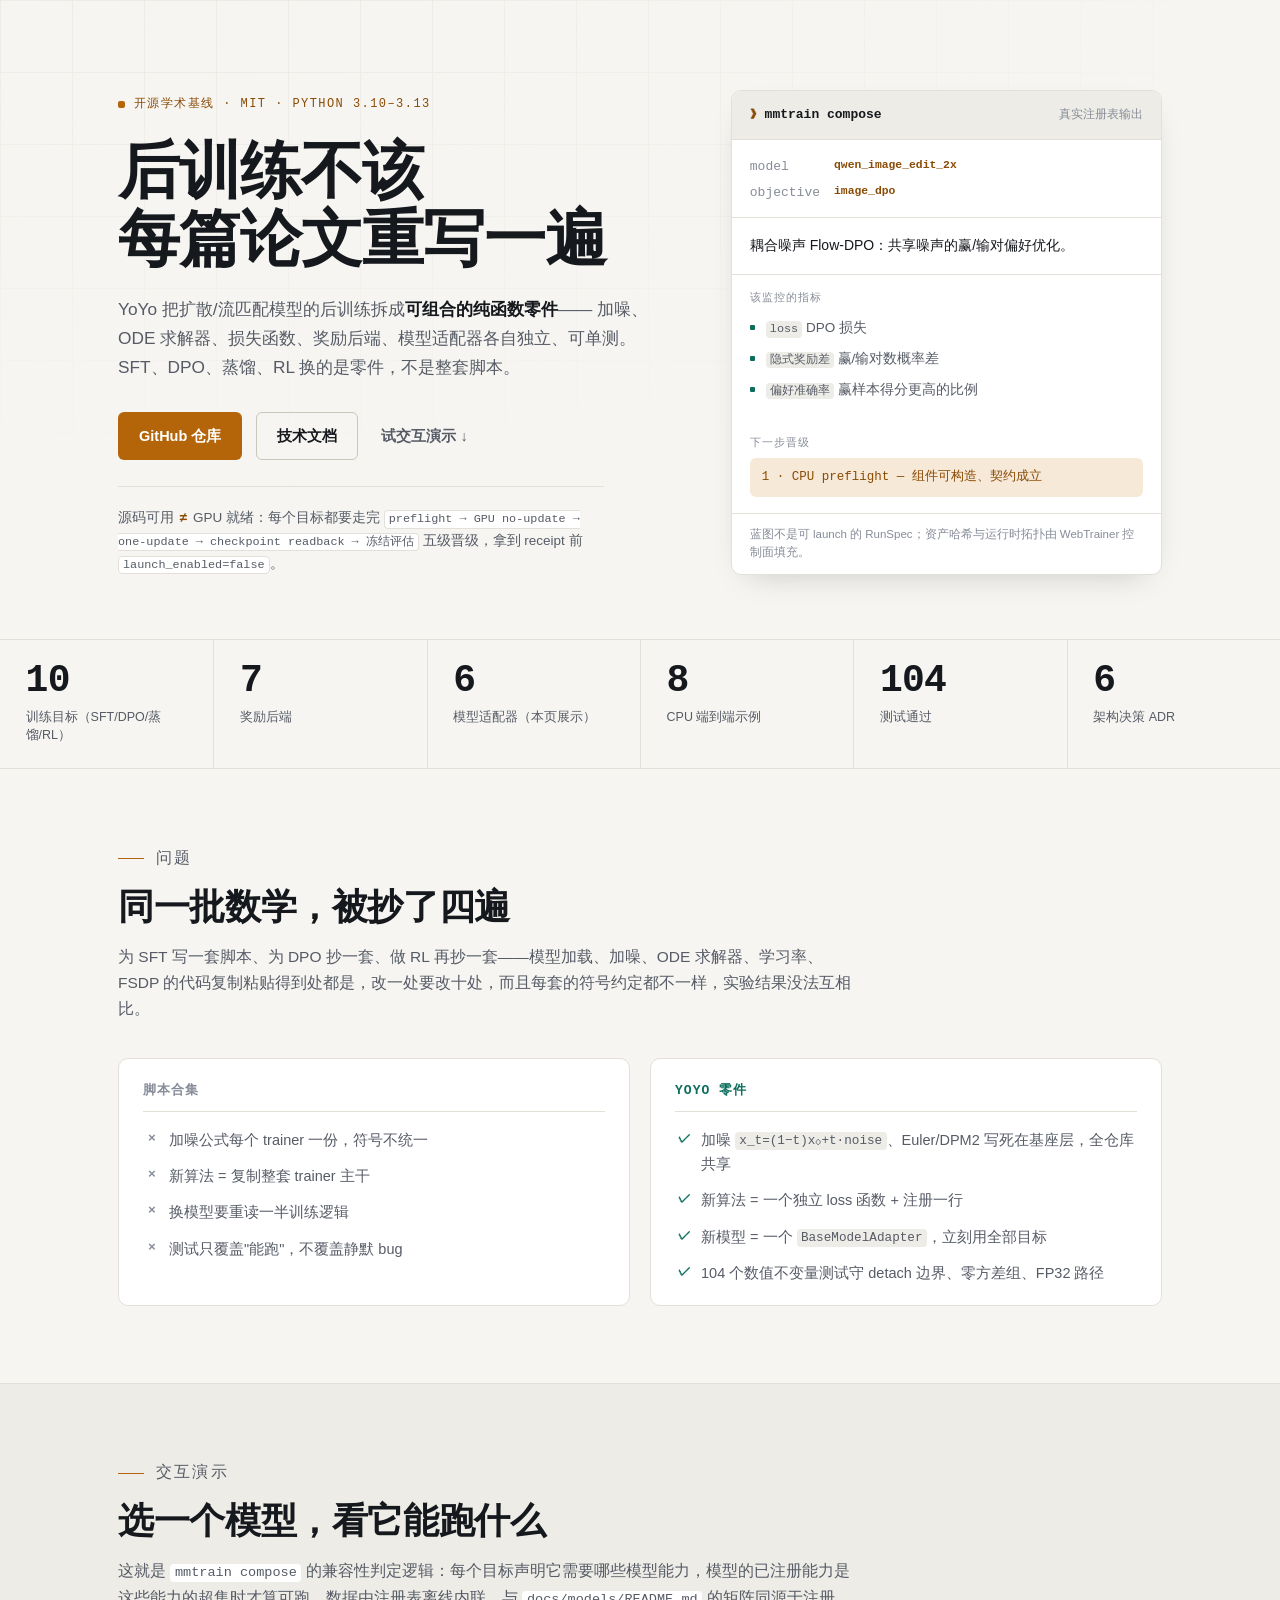
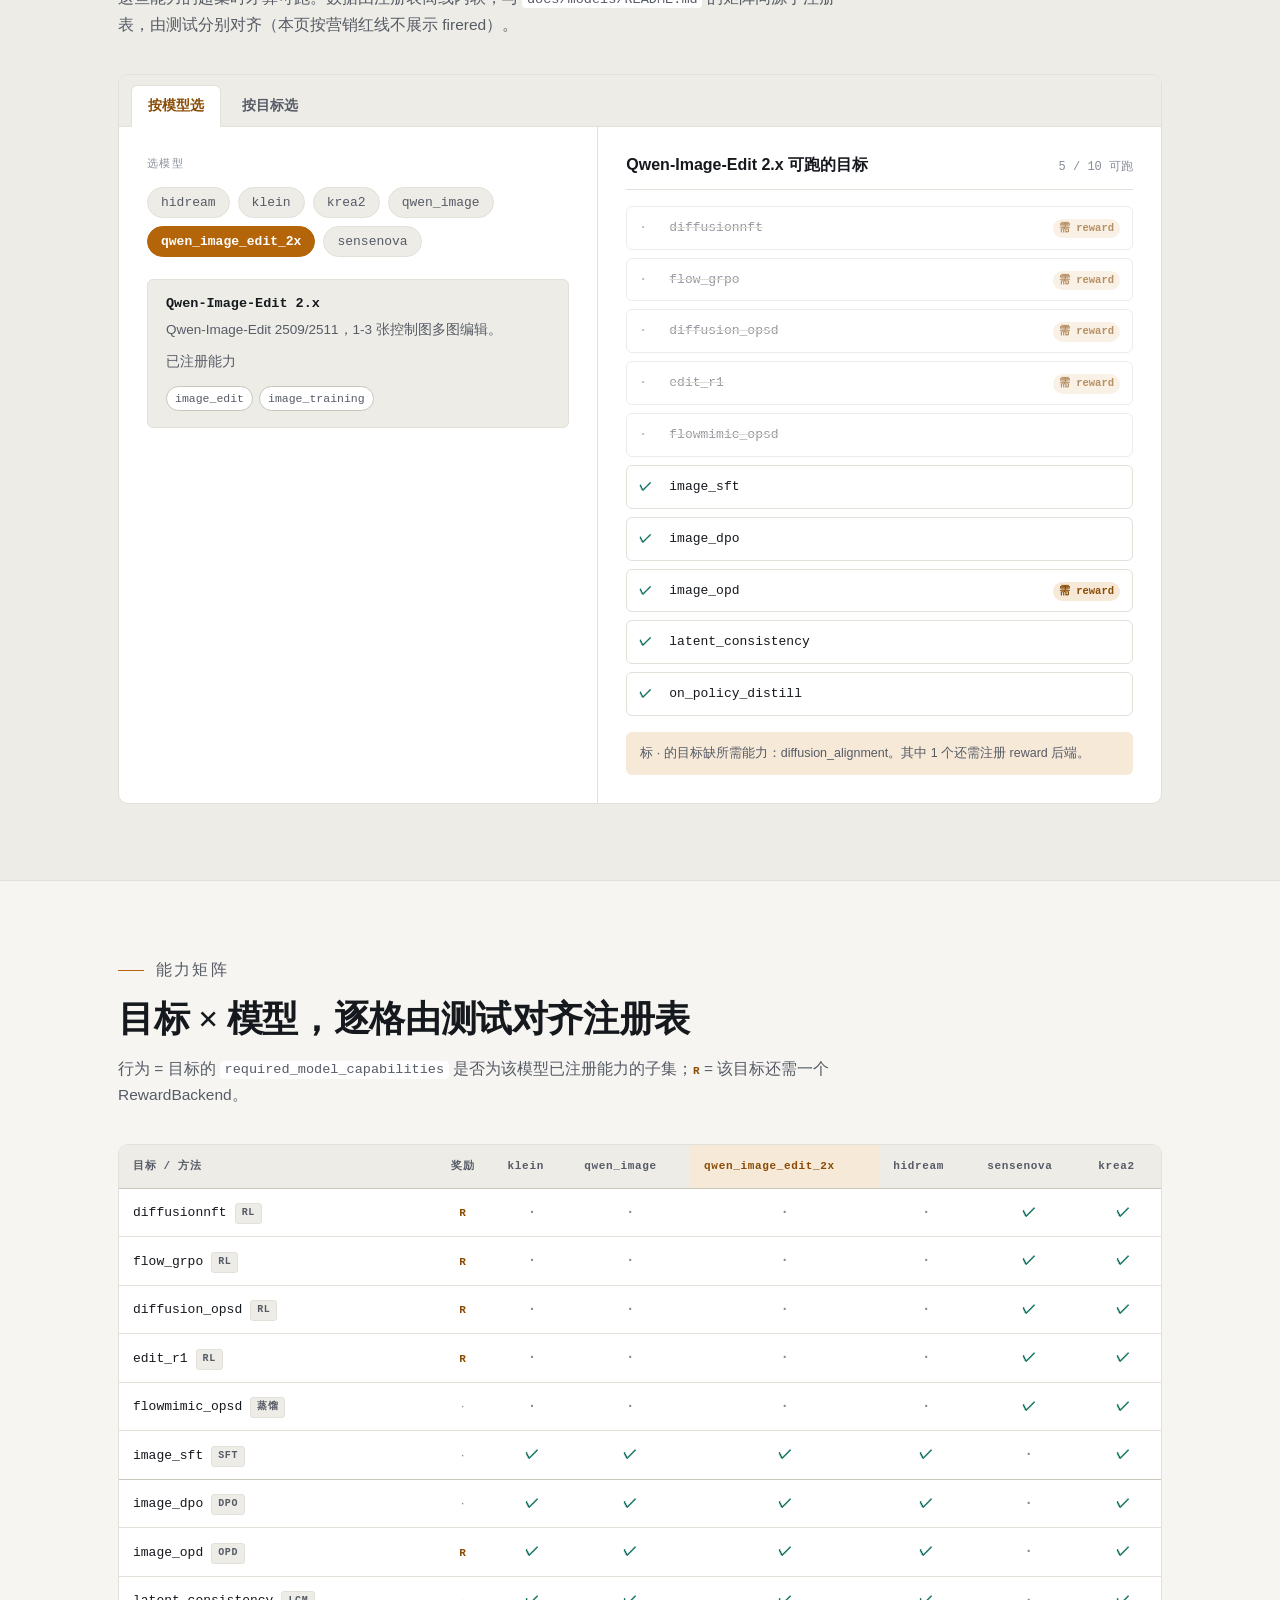
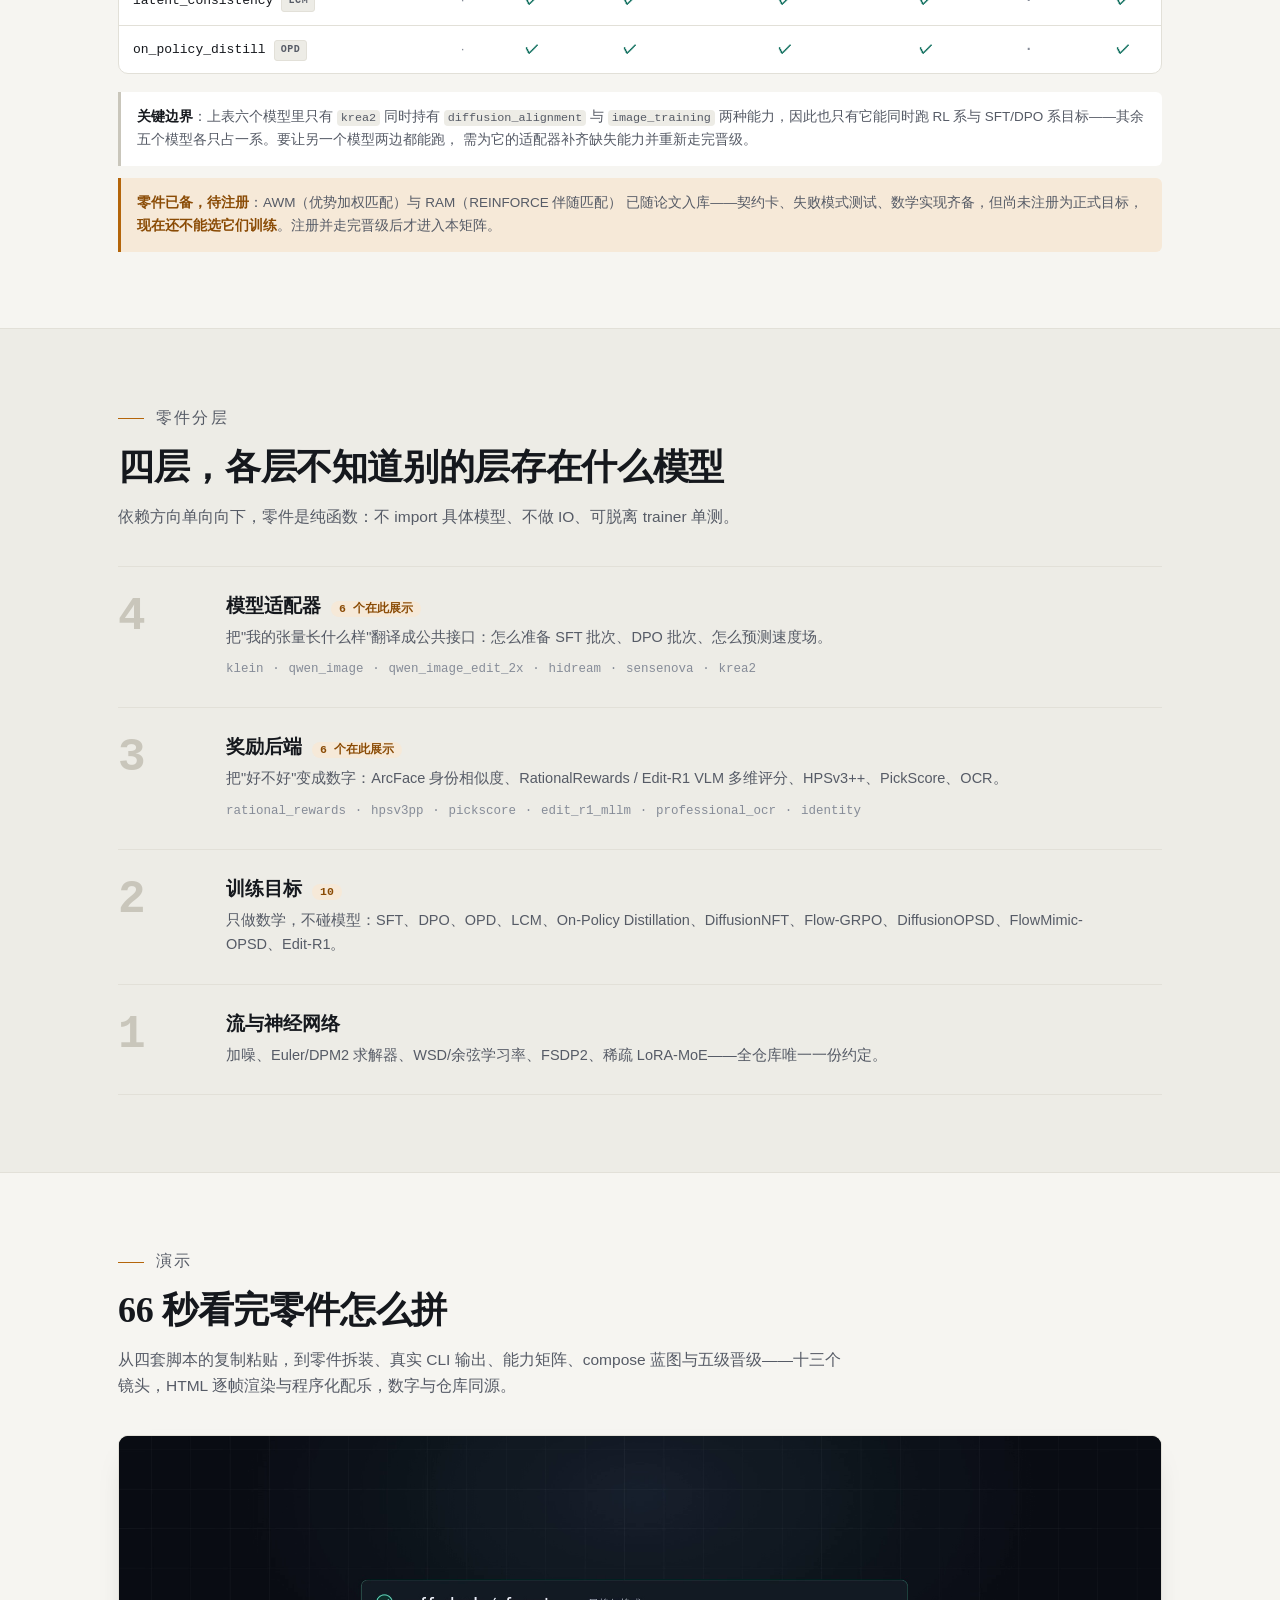
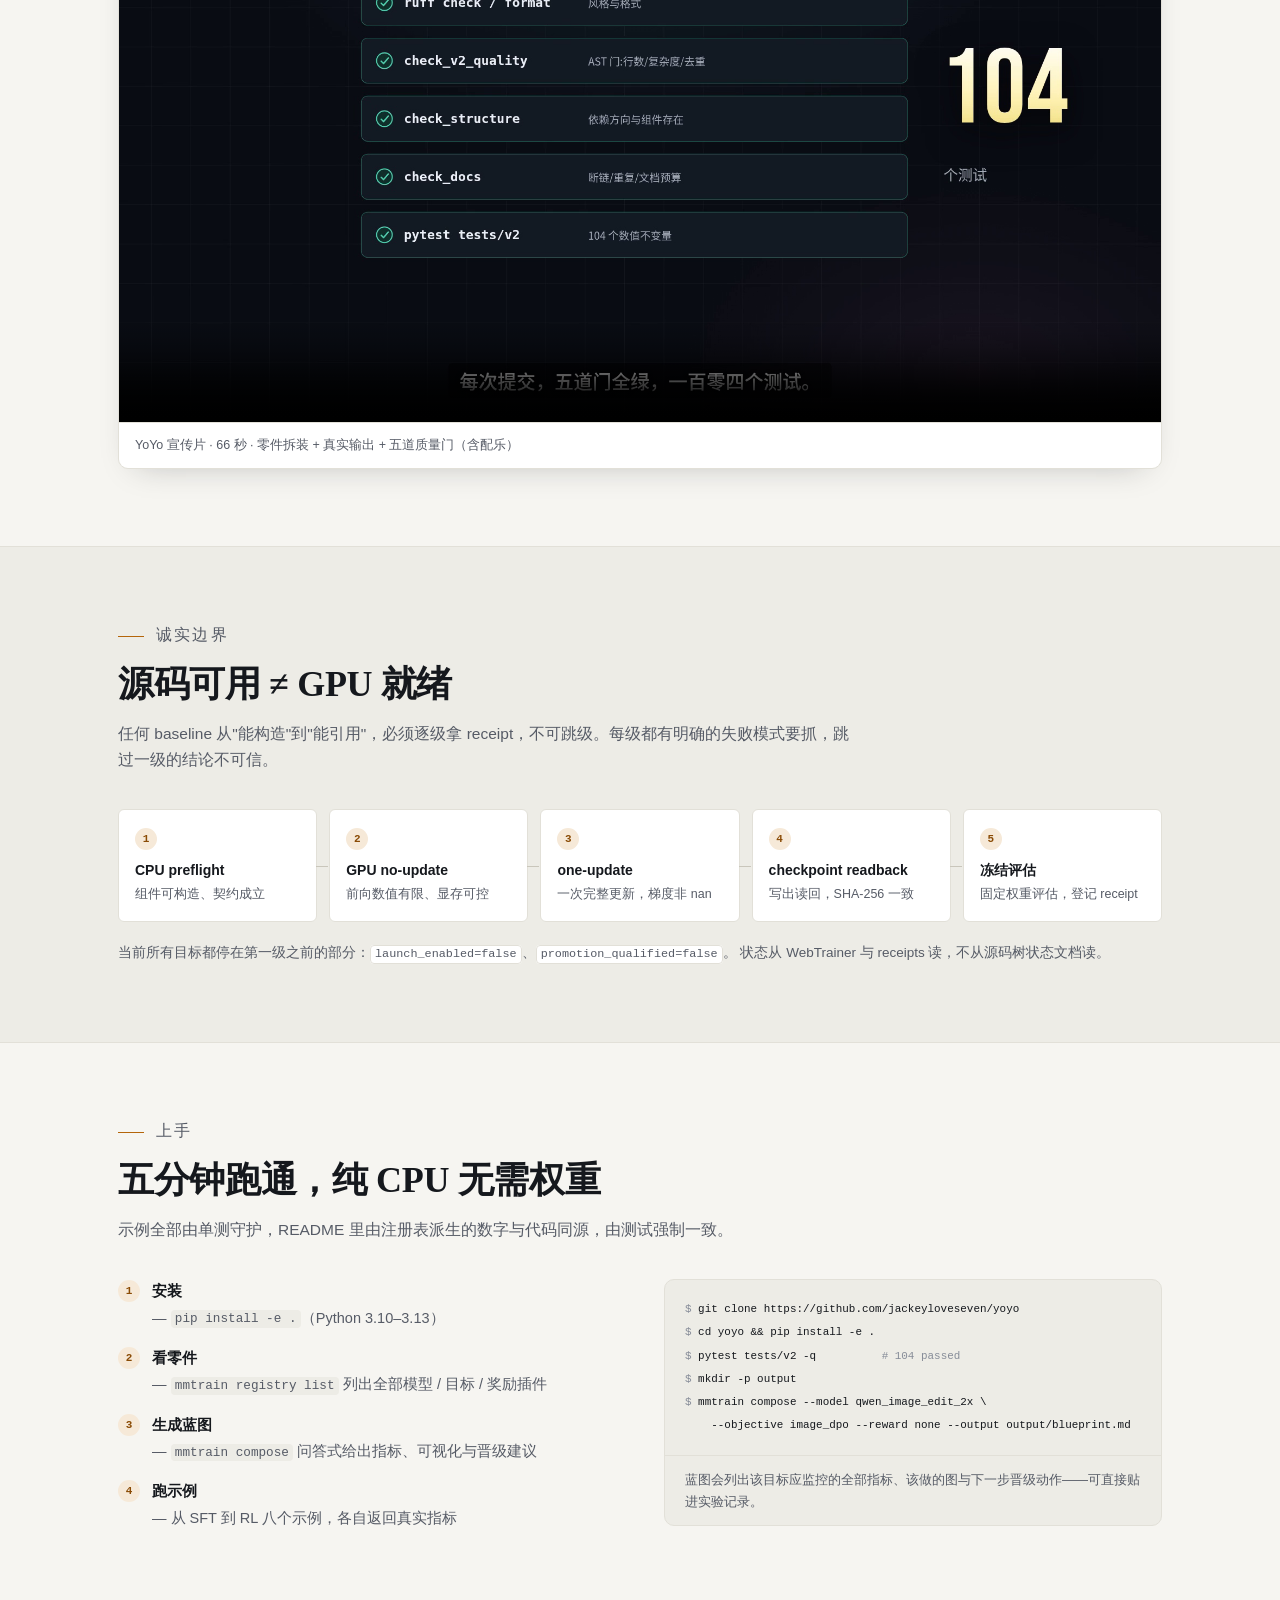
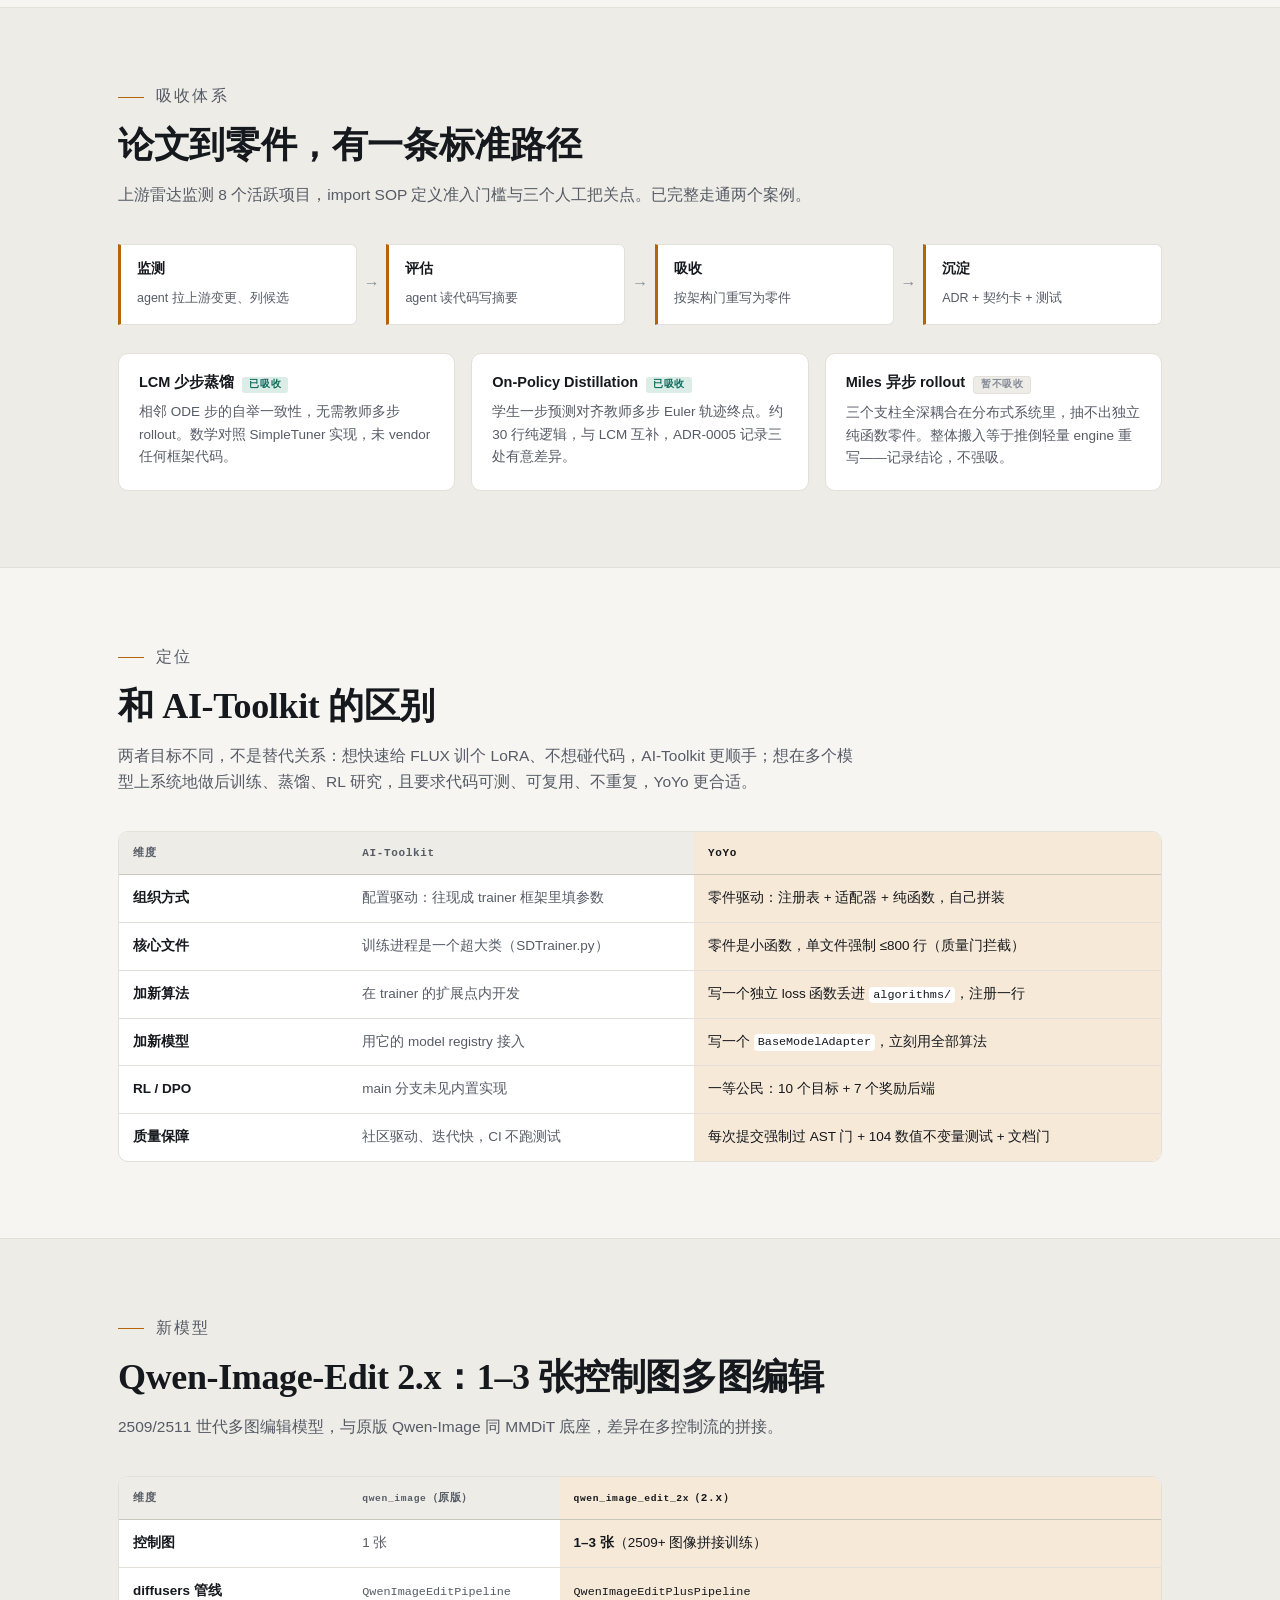
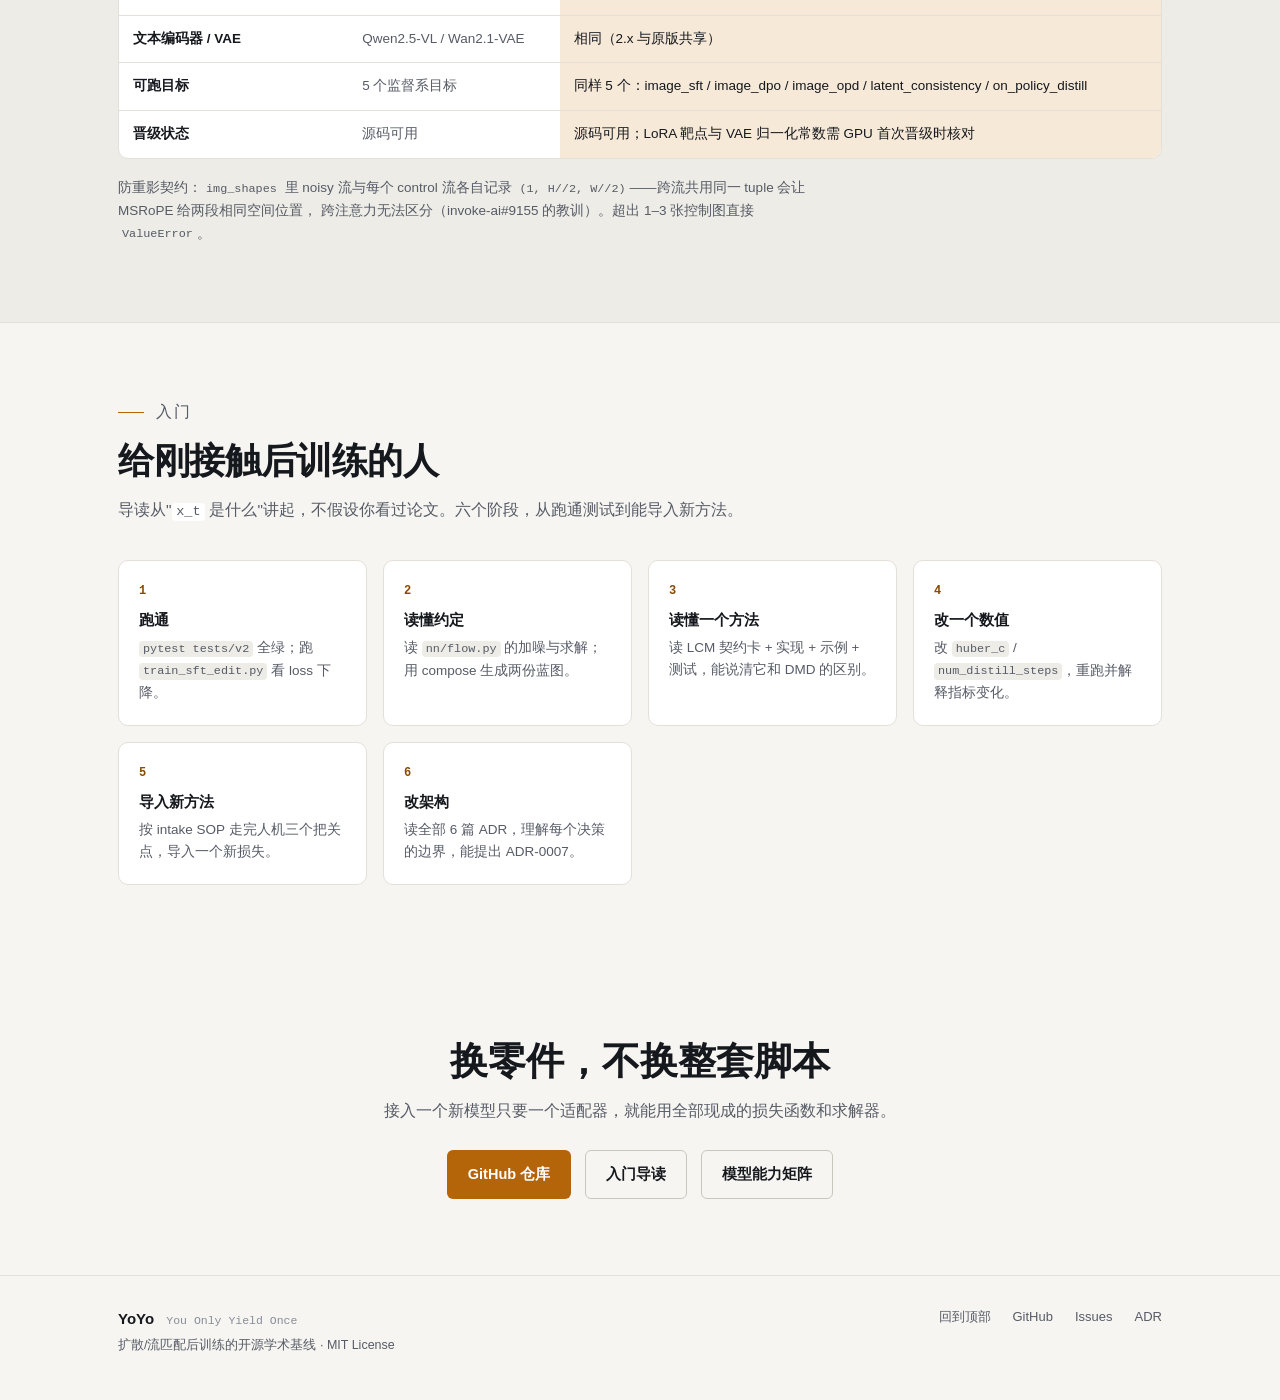
<file: site/index.html>
<!doctype html>
<html lang="zh-CN">
<head>
<meta charset="utf-8">
<meta name="viewport" content="width=device-width, initial-scale=1">
<title>YoYo — 扩散后训练的可组合零件库 | You Only Yield Once</title>
<meta name="description" content="YoYo 把扩散/流匹配模型的后训练拆成可组合的纯函数零件：7 个模型适配器、10 个训练目标、7 个奖励后端，同一套加噪与求解器约定。开源学术基线，不是又一个训练脚本合集。">
<meta name="color-scheme" content="light dark">
<meta name="theme-color" content="#F6F5F1" media="(prefers-color-scheme: light)">
<meta name="theme-color" content="#101318" media="(prefers-color-scheme: dark)">
<link rel="canonical" href="https://jackeyloveseven.github.io/yoyo/">
<meta property="og:type" content="website">
<meta property="og:site_name" content="YoYo">
<meta property="og:title" content="YoYo — 扩散后训练的可组合零件库">
<meta property="og:description" content="SFT、DPO、蒸馏、RL 不各写一套脚本。7 个模型适配器、10 个训练目标、7 个奖励后端，同一套零件拼装。开源学术基线。">
<meta property="og:image" content="assets/og.png">
<meta property="og:url" content="https://jackeyloveseven.github.io/yoyo/">
<meta name="twitter:card" content="summary_large_image">
<link rel="icon" href="assets/favicon.svg" type="image/svg+xml">
<link rel="stylesheet" href="assets/site.css">
<script>document.documentElement.className += " js";</script>
<script src="assets/registry-data.js" defer></script>
<script src="assets/compose-explorer.js" defer></script>
</head>
<body>
<a class="skip" href="#main">跳到主要内容</a>

<header class="hero" id="top">
  <div class="wrap hero-grid">
    <div class="hero-copy">
      <p class="eyebrow"><span class="dot" aria-hidden="true"></span>开源学术基线 · MIT · Python 3.10–3.13</p>
      <h1>后训练不该<br>每篇论文重写一遍</h1>
      <p class="lede">
        YoYo 把扩散/流匹配模型的后训练拆成<strong>可组合的纯函数零件</strong>——
        加噪、ODE 求解器、损失函数、奖励后端、模型适配器各自独立、可单测。
        SFT、DPO、蒸馏、RL 换的是零件，不是整套脚本。
      </p>
      <div class="cta-row">
        <a class="btn btn-primary" href="https://github.com/jackeyloveseven/yoyo">GitHub 仓库</a>
        <a class="btn btn-ghost" href="https://github.com/jackeyloveseven/yoyo#readme">技术文档</a>
        <a class="btn btn-quiet" href="#explorer">试交互演示 ↓</a>
      </div>
      <p class="hero-note">
        源码可用 <span class="neq">≠</span> GPU 就绪：每个目标都要走完
        <code>preflight → GPU no-update → one-update → checkpoint readback → 冻结评估</code>
        五级晋级，拿到 receipt 前 <code>launch_enabled=false</code>。
      </p>
    </div>

    <aside class="hero-panel" aria-label="mmtrain compose 蓝图预览">
      <div class="panel-head">
        <span class="panel-title">mmtrain compose</span>
        <span class="panel-sub">真实注册表输出</span>
      </div>
      <div class="panel-pick">
        <span class="k">model</span><span class="v mono">qwen_image_edit_2x</span>
        <span class="k">objective</span><span class="v mono">image_dpo</span>
      </div>
      <p class="panel-summary" id="hero-summary">耦合噪声 Flow-DPO：共享噪声的赢/输对偏好优化。</p>
      <p class="panel-label">该监控的指标</p>
      <ul class="panel-list" id="hero-metrics">
        <li><code>loss</code> DPO 损失</li>
        <li><code>隐式奖励差</code> 赢/输对数概率差</li>
        <li><code>偏好准确率</code> 赢样本得分更高的比例</li>
      </ul>
      <p class="panel-label">下一步晋级</p>
      <p class="panel-next" id="hero-next">1 · CPU preflight — 组件可构造、契约成立</p>
      <p class="panel-foot">蓝图不是可 launch 的 RunSpec；资产哈希与运行时拓扑由 WebTrainer 控制面填充。</p>
    </aside>
  </div>

  <div class="stats" role="list">
    <div class="stat" role="listitem"><span class="num">10</span><span class="lbl">训练目标（SFT/DPO/蒸馏/RL）</span></div>
    <div class="stat" role="listitem"><span class="num">7</span><span class="lbl">奖励后端</span></div>
    <div class="stat" role="listitem"><span class="num">6</span><span class="lbl">模型适配器（本页展示）</span></div>
    <div class="stat" role="listitem"><span class="num">8</span><span class="lbl">CPU 端到端示例</span></div>
    <div class="stat" role="listitem"><span class="num">104</span><span class="lbl">测试通过</span></div>
    <div class="stat" role="listitem"><span class="num">6</span><span class="lbl">架构决策 ADR</span></div>
  </div>
</header>

<main id="main">

<section class="sec" id="problem">
  <div class="wrap">
    <div class="sec-head">
      <p class="sec-eyebrow">问题</p>
      <h2>同一批数学，被抄了四遍</h2>
      <p>为 SFT 写一套脚本、为 DPO 抄一套、做 RL 再抄一套——模型加载、加噪、ODE 求解器、学习率、FSDP 的代码复制粘贴得到处都是，改一处要改十处，而且每套的符号约定都不一样，实验结果没法互相比。</p>
    </div>
    <div class="duo">
      <div class="duo-col">
        <h3 class="duo-h3 bad">脚本合集</h3>
        <ul class="ticks">
          <li data-x="1">加噪公式每个 trainer 一份，符号不统一</li>
          <li data-x="1">新算法 = 复制整套 trainer 主干</li>
          <li data-x="1">换模型要重读一半训练逻辑</li>
          <li data-x="1">测试只覆盖"能跑"，不覆盖静默 bug</li>
        </ul>
      </div>
      <div class="duo-col">
        <h3 class="duo-h3 good">YoYo 零件</h3>
        <ul class="ticks">
          <li>加噪 <code>x_t=(1−t)x₀+t·noise</code>、Euler/DPM2 写死在基座层，全仓库共享</li>
          <li>新算法 = 一个独立 loss 函数 + 注册一行</li>
          <li>新模型 = 一个 <code>BaseModelAdapter</code>，立刻用全部目标</li>
          <li>104 个数值不变量测试守 detach 边界、零方差组、FP32 路径</li>
        </ul>
      </div>
    </div>
  </div>
</section>

<section class="sec sec-alt" id="explorer">
  <div class="wrap">
    <div class="sec-head">
      <p class="sec-eyebrow">交互演示</p>
      <h2>选一个模型，看它能跑什么</h2>
      <p>这就是 <code>mmtrain compose</code> 的兼容性判定逻辑：每个目标声明它需要哪些模型能力，模型的已注册能力是这些能力的超集时才算可跑。数据由注册表离线内联，与 <code>docs/models/README.md</code> 的矩阵同源于注册表，由测试分别对齐（本页按营销红线不展示 firered）。</p>
    </div>

    <div class="explorer" id="explorer-app">
      <div class="ex-controls" role="tablist" aria-label="演示模式">
        <button class="ex-mode is-active" role="tab" aria-selected="true" data-mode="model">按模型选</button>
        <button class="ex-mode" role="tab" aria-selected="false" data-mode="objective">按目标选</button>
      </div>

      <div class="ex-body">
        <div class="ex-panel">
          <p class="ex-panel-label" id="ex-pick-label">选模型</p>
          <div class="chips" id="ex-chips"></div>
          <div class="ex-detail" id="ex-detail"></div>
        </div>

        <div class="ex-out">
          <div class="ex-out-head">
            <h3 id="ex-out-title">可跑目标</h3>
            <span class="ex-count" id="ex-count"></span>
          </div>
          <ul class="ex-list" id="ex-list"></ul>
          <p class="ex-hint" id="ex-hint"></p>
        </div>
      </div>

      <p class="ex-noscript" id="ex-noscript">
        静态视图：<code>klein</code> / <code>qwen_image</code> / <code>qwen_image_edit_2x</code> /
        <code>hidream</code> 可跑 image_sft、image_dpo、image_opd、latent_consistency、on_policy_distill 五个监督系目标；
        <code>sensenova</code> 可跑 RL 系五个目标（diffusionnft、flow_grpo、diffusion_opsd、edit_r1、flowmimic_opsd）；
        <code>krea2</code> 是上表六个模型里唯一同时持有两系能力的，十个目标全可跑。
        其余模型各只占一系——这一边界由注册表强制，文档不会脱离代码。
      </p>
    </div>
  </div>
</section>

<section class="sec" id="matrix">
  <div class="wrap">
    <div class="sec-head">
      <p class="sec-eyebrow">能力矩阵</p>
      <h2>目标 × 模型，逐格由测试对齐注册表</h2>
      <p>行为 = 目标的 <code>required_model_capabilities</code> 是否为该模型已注册能力的子集；<span class="req">R</span> = 该目标还需一个 RewardBackend。</p>
    </div>

    <div class="table-scroll" tabindex="0" role="region" aria-label="能力兼容矩阵">
      <table class="matrix">
        <caption class="sr-only">训练目标与模型的能力兼容矩阵</caption>
        <thead>
          <tr>
            <th scope="col" class="col-obj">目标 / 方法</th>
            <th scope="col" class="col-req">奖励</th>
            <th scope="col">klein</th>
            <th scope="col">qwen_image</th>
            <th scope="col" class="col-hl">qwen_image_edit_2x</th>
            <th scope="col">hidream</th>
            <th scope="col">sensenova</th>
            <th scope="col">krea2</th>
          </tr>
        </thead>
        <tbody>
          <tr>
            <th scope="row" class="col-obj"><span class="oid mono">diffusionnft</span><span class="tag">RL</span></th>
            <td class="col-req"><span class="req">R</span></td>
            <td><span class="mk mk-no" aria-label="不可跑">·</span></td>
            <td><span class="mk mk-no">·</span></td>
            <td><span class="mk mk-no">·</span></td>
            <td><span class="mk mk-no">·</span></td>
            <td><span class="mk mk-yes">✓</span></td>
            <td><span class="mk mk-yes">✓</span></td>
          </tr>
          <tr>
            <th scope="row" class="col-obj"><span class="oid mono">flow_grpo</span><span class="tag">RL</span></th>
            <td class="col-req"><span class="req">R</span></td>
            <td><span class="mk mk-no">·</span></td>
            <td><span class="mk mk-no">·</span></td>
            <td><span class="mk mk-no">·</span></td>
            <td><span class="mk mk-no">·</span></td>
            <td><span class="mk mk-yes">✓</span></td>
            <td><span class="mk mk-yes">✓</span></td>
          </tr>
          <tr>
            <th scope="row" class="col-obj"><span class="oid mono">diffusion_opsd</span><span class="tag">RL</span></th>
            <td class="col-req"><span class="req">R</span></td>
            <td><span class="mk mk-no">·</span></td>
            <td><span class="mk mk-no">·</span></td>
            <td><span class="mk mk-no">·</span></td>
            <td><span class="mk mk-no">·</span></td>
            <td><span class="mk mk-yes">✓</span></td>
            <td><span class="mk mk-yes">✓</span></td>
          </tr>
          <tr>
            <th scope="row" class="col-obj"><span class="oid mono">edit_r1</span><span class="tag">RL</span></th>
            <td class="col-req"><span class="req">R</span></td>
            <td><span class="mk mk-no">·</span></td>
            <td><span class="mk mk-no">·</span></td>
            <td><span class="mk mk-no">·</span></td>
            <td><span class="mk mk-no">·</span></td>
            <td><span class="mk mk-yes">✓</span></td>
            <td><span class="mk mk-yes">✓</span></td>
          </tr>
          <tr>
            <th scope="row" class="col-obj"><span class="oid mono">flowmimic_opsd</span><span class="tag">蒸馏</span></th>
            <td class="col-req"><span class="mk-none">·</span></td>
            <td><span class="mk mk-no">·</span></td>
            <td><span class="mk mk-no">·</span></td>
            <td><span class="mk mk-no">·</span></td>
            <td><span class="mk mk-no">·</span></td>
            <td><span class="mk mk-yes">✓</span></td>
            <td><span class="mk mk-yes">✓</span></td>
          </tr>
          <tr class="row-sep">
            <th scope="row" class="col-obj"><span class="oid mono">image_sft</span><span class="tag">SFT</span></th>
            <td class="col-req"><span class="mk-none">·</span></td>
            <td><span class="mk mk-yes">✓</span></td>
            <td><span class="mk mk-yes">✓</span></td>
            <td><span class="mk mk-yes">✓</span></td>
            <td><span class="mk mk-yes">✓</span></td>
            <td><span class="mk mk-no">·</span></td>
            <td><span class="mk mk-yes">✓</span></td>
          </tr>
          <tr>
            <th scope="row" class="col-obj"><span class="oid mono">image_dpo</span><span class="tag">DPO</span></th>
            <td class="col-req"><span class="mk-none">·</span></td>
            <td><span class="mk mk-yes">✓</span></td>
            <td><span class="mk mk-yes">✓</span></td>
            <td><span class="mk mk-yes">✓</span></td>
            <td><span class="mk mk-yes">✓</span></td>
            <td><span class="mk mk-no">·</span></td>
            <td><span class="mk mk-yes">✓</span></td>
          </tr>
          <tr>
            <th scope="row" class="col-obj"><span class="oid mono">image_opd</span><span class="tag">OPD</span></th>
            <td class="col-req"><span class="req">R</span></td>
            <td><span class="mk mk-yes">✓</span></td>
            <td><span class="mk mk-yes">✓</span></td>
            <td><span class="mk mk-yes">✓</span></td>
            <td><span class="mk mk-yes">✓</span></td>
            <td><span class="mk mk-no">·</span></td>
            <td><span class="mk mk-yes">✓</span></td>
          </tr>
          <tr>
            <th scope="row" class="col-obj"><span class="oid mono">latent_consistency</span><span class="tag">LCM</span></th>
            <td class="col-req"><span class="mk-none">·</span></td>
            <td><span class="mk mk-yes">✓</span></td>
            <td><span class="mk mk-yes">✓</span></td>
            <td><span class="mk mk-yes">✓</span></td>
            <td><span class="mk mk-yes">✓</span></td>
            <td><span class="mk mk-no">·</span></td>
            <td><span class="mk mk-yes">✓</span></td>
          </tr>
          <tr>
            <th scope="row" class="col-obj"><span class="oid mono">on_policy_distill</span><span class="tag">OPD</span></th>
            <td class="col-req"><span class="mk-none">·</span></td>
            <td><span class="mk mk-yes">✓</span></td>
            <td><span class="mk mk-yes">✓</span></td>
            <td><span class="mk mk-yes">✓</span></td>
            <td><span class="mk mk-yes">✓</span></td>
            <td><span class="mk mk-no">·</span></td>
            <td><span class="mk mk-yes">✓</span></td>
          </tr>
        </tbody>
      </table>
    </div>

    <div class="callouts">
      <p class="callout">
        <b>关键边界</b>：上表六个模型里只有 <code>krea2</code> 同时持有
        <code>diffusion_alignment</code> 与 <code>image_training</code> 两种能力，因此也只有它能同时跑
        RL 系与 SFT/DPO 系目标——其余五个模型各只占一系。要让另一个模型两边都能跑，
        需为它的适配器补齐缺失能力并重新走完晋级。
      </p>
      <p class="callout callout-pending">
        <b>零件已备，待注册</b>：AWM（优势加权匹配）与 RAM（REINFORCE 伴随匹配）
        已随论文入库——契约卡、失败模式测试、数学实现齐备，但尚未注册为正式目标，
        <b>现在还不能选它们训练</b>。注册并走完晋级后才进入本矩阵。
      </p>
    </div>
  </div>
</section>

<section class="sec sec-alt" id="layers">
  <div class="wrap">
    <div class="sec-head">
      <p class="sec-eyebrow">零件分层</p>
      <h2>四层，各层不知道别的层存在什么模型</h2>
      <p>依赖方向单向向下，零件是纯函数：不 import 具体模型、不做 IO、可脱离 trainer 单测。</p>
    </div>
    <ol class="layers">
      <li class="layer">
        <span class="layer-n">4</span>
        <div class="layer-body">
          <h3>模型适配器 <span class="layer-count mono">6 个在此展示</span></h3>
          <p>把"我的张量长什么样"翻译成公共接口：怎么准备 SFT 批次、DPO 批次、怎么预测速度场。</p>
          <p class="layer-models mono">klein · qwen_image · qwen_image_edit_2x · hidream · sensenova · krea2</p>
        </div>
      </li>
      <li class="layer">
        <span class="layer-n">3</span>
        <div class="layer-body">
          <h3>奖励后端 <span class="layer-count mono">6 个在此展示</span></h3>
          <p>把"好不好"变成数字：ArcFace 身份相似度、RationalRewards / Edit-R1 VLM 多维评分、HPSv3++、PickScore、OCR。</p>
          <p class="layer-models mono">rational_rewards · hpsv3pp · pickscore · edit_r1_mllm · professional_ocr · identity</p>
        </div>
      </li>
      <li class="layer">
        <span class="layer-n">2</span>
        <div class="layer-body">
          <h3>训练目标 <span class="layer-count mono">10</span></h3>
          <p>只做数学，不碰模型：SFT、DPO、OPD、LCM、On-Policy Distillation、DiffusionNFT、Flow-GRPO、DiffusionOPSD、FlowMimic-OPSD、Edit-R1。</p>
        </div>
      </li>
      <li class="layer">
        <span class="layer-n">1</span>
        <div class="layer-body">
          <h3>流与神经网络</h3>
          <p>加噪、Euler/DPM2 求解器、WSD/余弦学习率、FSDP2、稀疏 LoRA-MoE——全仓库唯一一份约定。</p>
        </div>
      </li>
    </ol>
  </div>
</section>

<section class="sec" id="video">
  <div class="wrap">
    <div class="sec-head">
      <p class="sec-eyebrow">演示</p>
      <h2>66 秒看完零件怎么拼</h2>
      <p>从四套脚本的复制粘贴，到零件拆装、真实 CLI 输出、能力矩阵、compose 蓝图与五级晋级——十三个镜头，HTML 逐帧渲染与程序化配乐，数字与仓库同源。</p>
    </div>
    <figure class="video">
      <video controls playsinline preload="metadata" poster="assets/promo_poster.png">
        <source src="assets/promo.mp4" type="video/mp4">
        你的浏览器不支持内联视频，可在 <a href="https://github.com/jackeyloveseven/yoyo">GitHub 仓库</a>查看示例脚本。
      </video>
      <figcaption>YoYo 宣传片 · 66 秒 · 零件拆装 + 真实输出 + 五道质量门（含配乐）</figcaption>
    </figure>
  </div>
</section>

<section class="sec sec-alt" id="promotion">
  <div class="wrap">
    <div class="sec-head">
      <p class="sec-eyebrow">诚实边界</p>
      <h2>源码可用 ≠ GPU 就绪</h2>
      <p>任何 baseline 从"能构造"到"能引用"，必须逐级拿 receipt，不可跳级。每级都有明确的失败模式要抓，跳过一级的结论不可信。</p>
    </div>
    <ol class="ladder">
      <li class="rung"><span class="rung-n mono">1</span><div><h3>CPU preflight</h3><p>组件可构造、契约成立</p></div></li>
      <li class="rung"><span class="rung-n mono">2</span><div><h3>GPU no-update</h3><p>前向数值有限、显存可控</p></div></li>
      <li class="rung"><span class="rung-n mono">3</span><div><h3>one-update</h3><p>一次完整更新，梯度非 nan</p></div></li>
      <li class="rung"><span class="rung-n mono">4</span><div><h3>checkpoint readback</h3><p>写出读回，SHA-256 一致</p></div></li>
      <li class="rung"><span class="rung-n mono">5</span><div><h3>冻结评估</h3><p>固定权重评估，登记 receipt</p></div></li>
    </ol>
    <p class="ladder-foot">
      当前所有目标都停在第一级之前的部分：<code>launch_enabled=false</code>、<code>promotion_qualified=false</code>。
      状态从 WebTrainer 与 receipts 读，不从源码树状态文档读。
    </p>
  </div>
</section>

<section class="sec" id="start">
  <div class="wrap">
    <div class="sec-head">
      <p class="sec-eyebrow">上手</p>
      <h2>五分钟跑通，纯 CPU 无需权重</h2>
      <p>示例全部由单测守护，README 里由注册表派生的数字与代码同源，由测试强制一致。</p>
    </div>
    <div class="start-grid">
      <ol class="steps">
        <li><b>安装</b> — <code>pip install -e .</code>（Python 3.10–3.13）</li>
        <li><b>看零件</b> — <code>mmtrain registry list</code> 列出全部模型 / 目标 / 奖励插件</li>
        <li><b>生成蓝图</b> — <code>mmtrain compose</code> 问答式给出指标、可视化与晋级建议</li>
        <li><b>跑示例</b> — 从 SFT 到 RL 八个示例，各自返回真实指标</li>
      </ol>
      <div class="code-block">
        <pre><code><span class="c">$</span> git clone https://github.com/jackeyloveseven/yoyo
<span class="c">$</span> cd yoyo &amp;&amp; pip install -e .
<span class="c">$</span> pytest tests/v2 -q          <span class="c"># 104 passed</span>
<span class="c">$</span> mkdir -p output
<span class="c">$</span> mmtrain compose --model qwen_image_edit_2x \
    --objective image_dpo --reward none --output output/blueprint.md</code></pre>
        <p class="code-note">蓝图会列出该目标应监控的全部指标、该做的图与下一步晋级动作——可直接贴进实验记录。</p>
      </div>
    </div>
  </div>
</section>

<section class="sec sec-alt" id="sourcing">
  <div class="wrap">
    <div class="sec-head">
      <p class="sec-eyebrow">吸收体系</p>
      <h2>论文到零件，有一条标准路径</h2>
      <p>上游雷达监测 8 个活跃项目，import SOP 定义准入门槛与三个人工把关点。已完整走通两个案例。</p>
    </div>
    <div class="flow">
      <div class="flow-step"><b>监测</b><span>agent 拉上游变更、列候选</span></div>
      <div class="flow-arrow" aria-hidden="true">→</div>
      <div class="flow-step"><b>评估</b><span>agent 读代码写摘要</span></div>
      <div class="flow-arrow" aria-hidden="true">→</div>
      <div class="flow-step"><b>吸收</b><span>按架构门重写为零件</span></div>
      <div class="flow-arrow" aria-hidden="true">→</div>
      <div class="flow-step"><b>沉淀</b><span>ADR + 契约卡 + 测试</span></div>
    </div>
    <div class="cases">
      <article class="case">
        <h3>LCM 少步蒸馏 <span class="case-badge">已吸收</span></h3>
        <p>相邻 ODE 步的自举一致性，无需教师多步 rollout。数学对照 SimpleTuner 实现，未 vendor 任何框架代码。</p>
      </article>
      <article class="case">
        <h3>On-Policy Distillation <span class="case-badge">已吸收</span></h3>
        <p>学生一步预测对齐教师多步 Euler 轨迹终点。约 30 行纯逻辑，与 LCM 互补，ADR-0005 记录三处有意差异。</p>
      </article>
      <article class="case case-not">
        <h3>Miles 异步 rollout <span class="case-badge case-badge-no">暂不吸收</span></h3>
        <p>三个支柱全深耦合在分布式系统里，抽不出独立纯函数零件。整体搬入等于推倒轻量 engine 重写——记录结论，不强吸。</p>
      </article>
    </div>
  </div>
</section>

<section class="sec" id="compare">
  <div class="wrap">
    <div class="sec-head">
      <p class="sec-eyebrow">定位</p>
      <h2>和 AI-Toolkit 的区别</h2>
      <p>两者目标不同，不是替代关系：想快速给 FLUX 训个 LoRA、不想碰代码，AI-Toolkit 更顺手；想在多个模型上系统地做后训练、蒸馏、RL 研究，且要求代码可测、可复用、不重复，YoYo 更合适。</p>
    </div>
    <div class="table-scroll">
      <table class="compare">
        <thead>
          <tr><th scope="col">维度</th><th scope="col">AI-Toolkit</th><th scope="col" class="col-yoyo">YoYo</th></tr>
        </thead>
        <tbody>
          <tr><th scope="row">组织方式</th><td>配置驱动：往现成 trainer 框架里填参数</td><td class="col-yoyo">零件驱动：注册表 + 适配器 + 纯函数，自己拼装</td></tr>
          <tr><th scope="row">核心文件</th><td>训练进程是一个超大类（SDTrainer.py）</td><td class="col-yoyo">零件是小函数，单文件强制 ≤800 行（质量门拦截）</td></tr>
          <tr><th scope="row">加新算法</th><td>在 trainer 的扩展点内开发</td><td class="col-yoyo">写一个独立 loss 函数丢进 <code>algorithms/</code>，注册一行</td></tr>
          <tr><th scope="row">加新模型</th><td>用它的 model registry 接入</td><td class="col-yoyo">写一个 <code>BaseModelAdapter</code>，立刻用全部算法</td></tr>
          <tr><th scope="row">RL / DPO</th><td>main 分支未见内置实现</td><td class="col-yoyo">一等公民：10 个目标 + 7 个奖励后端</td></tr>
          <tr><th scope="row">质量保障</th><td>社区驱动、迭代快，CI 不跑测试</td><td class="col-yoyo">每次提交强制过 AST 门 + 104 数值不变量测试 + 文档门</td></tr>
        </tbody>
      </table>
    </div>
  </div>
</section>

<section class="sec sec-alt" id="qwen">
  <div class="wrap">
    <div class="sec-head">
      <p class="sec-eyebrow">新模型</p>
      <h2>Qwen-Image-Edit 2.x：1–3 张控制图多图编辑</h2>
      <p>2509/2511 世代多图编辑模型，与原版 Qwen-Image 同 MMDiT 底座，差异在多控制流的拼接。</p>
    </div>
    <div class="table-scroll">
      <table class="compare">
        <thead>
          <tr><th scope="col">维度</th><th scope="col"><span class="mono">qwen_image</span>（原版）</th><th scope="col" class="col-yoyo"><span class="mono">qwen_image_edit_2x</span>（2.x）</th></tr>
        </thead>
        <tbody>
          <tr><th scope="row">控制图</th><td>1 张</td><td class="col-yoyo"><b>1–3 张</b>（2509+ 图像拼接训练）</td></tr>
          <tr><th scope="row">diffusers 管线</th><td><span class="mono">QwenImageEditPipeline</span></td><td class="col-yoyo"><span class="mono">QwenImageEditPlusPipeline</span></td></tr>
          <tr><th scope="row">文本编码器 / VAE</th><td>Qwen2.5-VL / Wan2.1-VAE</td><td class="col-yoyo">相同（2.x 与原版共享）</td></tr>
          <tr><th scope="row">可跑目标</th><td>5 个监督系目标</td><td class="col-yoyo">同样 5 个：image_sft / image_dpo / image_opd / latent_consistency / on_policy_distill</td></tr>
          <tr><th scope="row">晋级状态</th><td>源码可用</td><td class="col-yoyo">源码可用；LoRA 靶点与 VAE 归一化常数需 GPU 首次晋级时核对</td></tr>
        </tbody>
      </table>
    </div>
    <p class="sec-foot">
      防重影契约：<code>img_shapes</code> 里 noisy 流与每个 control 流各自记录
      <code>(1, H//2, W//2)</code>——跨流共用同一 tuple 会让 MSRoPE 给两段相同空间位置，
      跨注意力无法区分（invoke-ai#9155 的教训）。超出 1–3 张控制图直接 <code>ValueError</code>。
    </p>
  </div>
</section>

<section class="sec" id="learn">
  <div class="wrap">
    <div class="sec-head">
      <p class="sec-eyebrow">入门</p>
      <h2>给刚接触后训练的人</h2>
      <p>导读从"<code>x_t</code> 是什么"讲起，不假设你看过论文。六个阶段，从跑通测试到能导入新方法。</p>
    </div>
    <div class="learn-grid">
      <div class="learn-card">
        <span class="learn-n mono">1</span>
        <h3>跑通</h3>
        <p><code>pytest tests/v2</code> 全绿；跑 <code>train_sft_edit.py</code> 看 loss 下降。</p>
      </div>
      <div class="learn-card">
        <span class="learn-n mono">2</span>
        <h3>读懂约定</h3>
        <p>读 <code>nn/flow.py</code> 的加噪与求解；用 compose 生成两份蓝图。</p>
      </div>
      <div class="learn-card">
        <span class="learn-n mono">3</span>
        <h3>读懂一个方法</h3>
        <p>读 LCM 契约卡 + 实现 + 示例 + 测试，能说清它和 DMD 的区别。</p>
      </div>
      <div class="learn-card">
        <span class="learn-n mono">4</span>
        <h3>改一个数值</h3>
        <p>改 <code>huber_c</code> / <code>num_distill_steps</code>，重跑并解释指标变化。</p>
      </div>
      <div class="learn-card">
        <span class="learn-n mono">5</span>
        <h3>导入新方法</h3>
        <p>按 intake SOP 走完人机三个把关点，导入一个新损失。</p>
      </div>
      <div class="learn-card">
        <span class="learn-n mono">6</span>
        <h3>改架构</h3>
        <p>读全部 6 篇 ADR，理解每个决策的边界，能提出 ADR-0007。</p>
      </div>
    </div>
  </div>
</section>

<section class="sec cta-final" id="cta">
  <div class="wrap">
    <h2>换零件，不换整套脚本</h2>
    <p>接入一个新模型只要一个适配器，就能用全部现成的损失函数和求解器。</p>
    <div class="cta-row">
      <a class="btn btn-primary" href="https://github.com/jackeyloveseven/yoyo">GitHub 仓库</a>
      <a class="btn btn-ghost" href="https://github.com/jackeyloveseven/yoyo/blob/main/docs/onboarding.md">入门导读</a>
      <a class="btn btn-ghost" href="https://github.com/jackeyloveseven/yoyo/blob/main/docs/models/README.md">模型能力矩阵</a>
    </div>
  </div>
</section>

</main>

<footer>
  <div class="wrap footer-grid">
    <div>
      <p class="foot-brand">YoYo <span class="foot-exp">You Only Yield Once</span></p>
      <p class="foot-note">扩散/流匹配后训练的开源学术基线 · MIT License</p>
    </div>
    <nav class="foot-nav" aria-label="页脚导航">
      <a href="#top">回到顶部</a>
      <a href="https://github.com/jackeyloveseven/yoyo">GitHub</a>
      <a href="https://github.com/jackeyloveseven/yoyo/issues">Issues</a>
      <a href="https://github.com/jackeyloveseven/yoyo/blob/main/docs/adr/README.md">ADR</a>
    </nav>
  </div>
</footer>

</body>
</html>
</file>
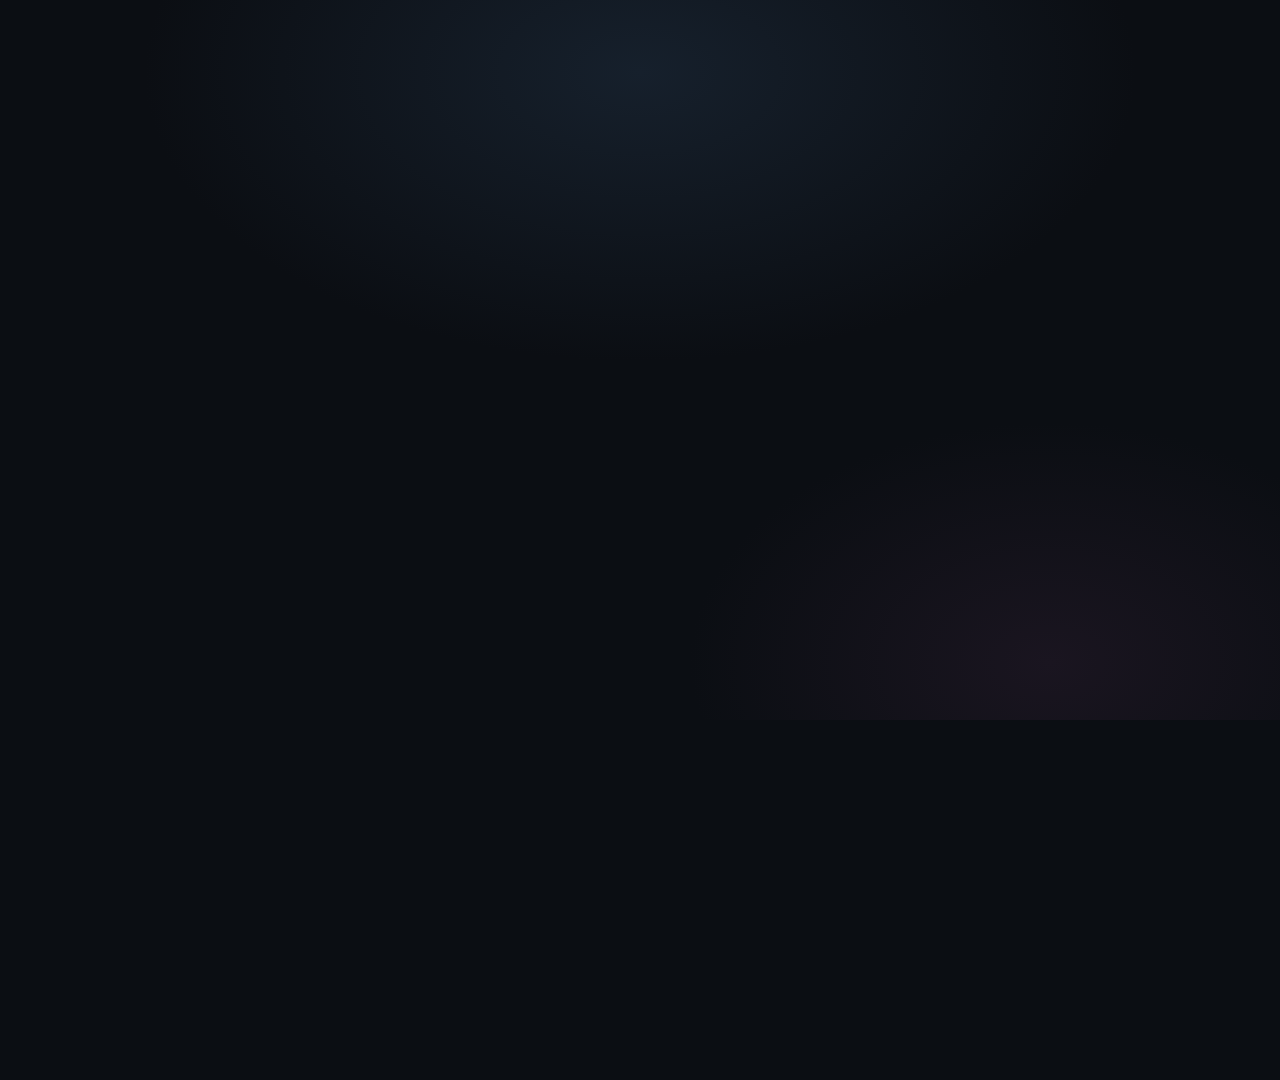
<file: site/promo/film/index.html>
<!doctype html>
<html lang="zh-CN">
<head>
<meta charset="utf-8">
<title>YoYo — 换零件，不换整套脚本</title>
<link rel="stylesheet" href="film.css">
<script src="stage25d.js"></script>
</head>
<body>
<div id="stage"></div>
<script src="film.js"></script>
</body>
</html>
</file>
<file: site/assets/site.css>
/* ==========================================================================
   YoYo — GitHub Pages 宣传页样式
   单文件、无框架、明暗双主题。设计目标：学术基线的克制感，而非营销浮夸感。
   配色 token 见 :root；明暗两套均通过 WCAG AA（正文 ≥4.5:1，UI/大字 ≥3:1）。
   ========================================================================== */

:root {
  /* —— 背景层 —— */
  --bg: #f6f5f1;            /* 纸感暖白，页面底色 */
  --surface: #ffffff;       /* 卡片 / 表格 */
  --sunken: #edece6;        /* 内嵌块、代码块、交替节 */

  /* —— 前景层 —— */
  --fg: #15181d;            /* 主文字 */
  --fg-muted: #565b66;      /* 次要文字 */
  --fg-faint: #868c98;      /* 弱化文字 / 分隔标记 */

  /* —— 强调层 —— */
  --accent: #b4650a;        /* 琥珀：装饰、按钮、图形 */
  --accent-text: #8a4b05;   /* 琥珀文字：保证对比度的深一档 */
  --accent-soft: #f6e9d8;   /* 琥珀浅底 */
  --ink-on-accent: #ffffff; /* 压在 accent 上的字 */
  --mark: #0e6e5d;          /* 可跑 / 正向 */
  --mark-soft: #dcede8;
  --warn-soft: #f6e9d8;

  /* —— 线条与阴影 —— */
  --rule: #e2e0d8;
  --rule-strong: #c9c6bb;
  --shadow-md: 0 12px 32px -18px rgba(21, 24, 29, 0.28);

  /* —— 字体栈：优先系统字体，大陆访问不依赖外网 —— */
  --sans: -apple-system, BlinkMacSystemFont, "Segoe UI", Roboto, "Helvetica Neue",
    "Noto Sans SC", "PingFang SC", "Hiragino Sans GB", "Microsoft YaHei", sans-serif;
  --mono: ui-monospace, "SF Mono", "JetBrains Mono", "Cascadia Code", Menlo, Consolas,
    "Noto Sans Mono CJK SC", "Liberation Mono", monospace;
  --serif: "Source Serif 4", Georgia, "Noto Serif CJK SC", "Songti SC", "SimSun", serif;

  /* —— 尺度 —— */
  --measure: 1140px;
  --gutter: clamp(20px, 5vw, 48px);
  --radius: 10px;
  --radius-sm: 6px;
}

@media (prefers-color-scheme: dark) {
  :root:not([data-theme="light"]) {
    --bg: #101318;
    --surface: #171b22;
    --sunken: #0c0f14;
    --fg: #eceff4;
    --fg-muted: #a2aab8;
    --fg-faint: #767f8f;
    --accent: #f0a93b;
    --accent-text: #f0a93b;
    --accent-soft: #2a2114;
    --ink-on-accent: #101318;
    --mark: #4fd1b0;
    --mark-soft: #12302a;
    --warn-soft: #2a2114;
    --rule: #262c36;
    --rule-strong: #39424f;
    --shadow-md: 0 14px 36px -20px rgba(0, 0, 0, 0.75);
    color-scheme: dark;
  }
}

:root[data-theme="dark"] {
  --bg: #101318;
  --surface: #171b22;
  --sunken: #0c0f14;
  --fg: #eceff4;
  --fg-muted: #a2aab8;
  --fg-faint: #767f8f;
  --accent: #f0a93b;
  --accent-text: #f0a93b;
  --accent-soft: #2a2114;
  --ink-on-accent: #101318;
  --mark: #4fd1b0;
  --mark-soft: #12302a;
  --warn-soft: #2a2114;
  --rule: #262c36;
  --rule-strong: #39424f;
  --shadow-md: 0 14px 36px -20px rgba(0, 0, 0, 0.75);
  color-scheme: dark;
}

/* ---------- 基础 ---------- */
*, *::before, *::after { box-sizing: border-box; }

html { scroll-behavior: smooth; }
@media (prefers-reduced-motion: reduce) {
  html { scroll-behavior: auto; }
  *, *::before, *::after { transition: none !important; animation: none !important; }
}

body {
  margin: 0;
  background: var(--bg);
  color: var(--fg);
  font-family: var(--sans);
  font-size: 16px;
  line-height: 1.68;
  -webkit-font-smoothing: antialiased;
  -moz-osx-font-smoothing: grayscale;
  text-rendering: optimizeLegibility;
}

h1, h2, h3, h4 { margin: 0; line-height: 1.22; text-wrap: balance; font-weight: 600; }
p { margin: 0; }
ul, ol { margin: 0; padding: 0; list-style: none; }

a { color: var(--accent-text); text-decoration: none; }
a:hover { text-decoration: underline; text-underline-offset: 3px; }

code, .mono, kbd {
  font-family: var(--mono);
  font-size: 0.875em;
  font-variant-ligatures: none;
}
code {
  background: var(--sunken);
  border-radius: 4px;
  padding: 0.1em 0.34em;
  word-break: break-word;
}
a code, .code-block code, pre code { background: none; padding: 0; }

:focus-visible {
  outline: 2px solid var(--accent);
  outline-offset: 2px;
  border-radius: 3px;
}

.sr-only {
  position: absolute; width: 1px; height: 1px; padding: 0; margin: -1px;
  overflow: hidden; clip: rect(0 0 0 0); white-space: nowrap; border: 0;
}

.skip {
  position: absolute; left: 16px; top: -48px; z-index: 50;
  background: var(--accent); color: var(--ink-on-accent);
  padding: 8px 16px; border-radius: var(--radius-sm); font-size: 14px;
  transition: top 0.15s ease;
}
.skip:focus { top: 12px; text-decoration: none; }

.wrap {
  max-width: var(--measure);
  margin-inline: auto;
  padding-inline: var(--gutter);
}

/* ---------- 按钮 ---------- */
.btn {
  display: inline-flex; align-items: center; gap: 8px;
  padding: 11px 20px;
  border-radius: var(--radius-sm);
  font-size: 14.5px; font-weight: 600;
  border: 1px solid transparent;
  white-space: nowrap;
  transition: background-color 0.15s ease, border-color 0.15s ease, color 0.15s ease;
}
.btn:hover { text-decoration: none; }
.btn-primary { background: var(--accent); color: var(--ink-on-accent); }
.btn-primary:hover { filter: brightness(1.07); }
.btn-ghost { border-color: var(--rule-strong); color: var(--fg); }
.btn-ghost:hover { border-color: var(--accent); color: var(--accent-text); }
.btn-quiet { color: var(--fg-muted); padding-inline: 8px; }
.btn-quiet:hover { color: var(--accent-text); }
.cta-row { display: flex; flex-wrap: wrap; gap: 10px 14px; align-items: center; }

/* ==========================================================================
   Hero
   ========================================================================== */
.hero {
  position: relative;
  border-bottom: 1px solid var(--rule);
  padding-block: clamp(52px, 10vh, 104px) 0;
  overflow: hidden;
}
/* 极淡的网格底纹：暗示"坐标 / 数据"，不抢内容 */
.hero::before {
  content: "";
  position: absolute; inset: 0;
  background-image:
    linear-gradient(to right, var(--rule) 1px, transparent 1px),
    linear-gradient(to bottom, var(--rule) 1px, transparent 1px);
  background-size: 72px 72px;
  opacity: 0.5;
  mask-image: radial-gradient(120% 90% at 18% 0%, #000 0%, transparent 72%);
  -webkit-mask-image: radial-gradient(120% 90% at 18% 0%, #000 0%, transparent 72%);
  pointer-events: none;
}
.hero-grid {
  position: relative;
  display: grid;
  grid-template-columns: minmax(0, 1.12fr) minmax(0, 0.88fr);
  gap: clamp(32px, 5vw, 64px);
  align-items: start;
  padding-bottom: clamp(40px, 7vh, 72px);
}

.eyebrow {
  display: inline-flex; align-items: center; gap: 9px;
  font-family: var(--mono);
  font-size: 12px; font-weight: 500;
  letter-spacing: 0.12em; text-transform: uppercase;
  color: var(--accent-text);
  margin-bottom: 22px;
}
.eyebrow .dot {
  width: 7px; height: 7px; border-radius: 2px;
  background: var(--accent);
  flex: none;
}

.hero h1 {
  font-family: var(--serif);
  font-size: clamp(34px, 6vw, 62px);
  font-weight: 600;
  letter-spacing: -0.015em;
  line-height: 1.1;
  margin-bottom: 22px;
  max-width: 15em;
}
.lede {
  font-size: clamp(16px, 1.35vw, 18.5px);
  color: var(--fg-muted);
  max-width: 34em;
  margin-bottom: 30px;
}
.lede strong { color: var(--fg); font-weight: 600; }

.hero-note {
  margin-top: 26px;
  padding-top: 20px;
  border-top: 1px solid var(--rule);
  font-size: 13.5px;
  color: var(--fg-muted);
  max-width: 36em;
}
.hero-note code { background: var(--surface); border: 1px solid var(--rule); }
.neq { font-weight: 700; color: var(--accent-text); padding-inline: 2px; }

/* —— compose 蓝图预览面板 —— */
.hero-panel {
  background: var(--surface);
  border: 1px solid var(--rule);
  border-radius: var(--radius);
  box-shadow: var(--shadow-md);
  overflow: hidden;
}
.panel-head {
  display: flex; justify-content: space-between; align-items: baseline; gap: 12px;
  padding: 13px 18px;
  background: var(--sunken);
  border-bottom: 1px solid var(--rule);
}
.panel-title { font-family: var(--mono); font-size: 13px; font-weight: 600; }
.panel-title::before { content: "❯ "; color: var(--accent-text); }
.panel-sub { font-size: 11.5px; color: var(--fg-faint); font-family: var(--mono); }
.panel-pick {
  display: grid; grid-template-columns: auto 1fr; gap: 4px 14px;
  padding: 16px 18px 14px;
  border-bottom: 1px solid var(--rule);
  font-size: 13px;
}
.panel-pick .k { color: var(--fg-faint); font-family: var(--mono); }
.panel-pick .v { color: var(--accent-text); font-weight: 600; }
.panel-summary {
  padding: 16px 18px;
  font-size: 14px;
  color: var(--fg);
  border-bottom: 1px solid var(--rule);
}
.panel-label {
  padding: 14px 18px 6px;
  font-family: var(--mono);
  font-size: 11px; letter-spacing: 0.1em; text-transform: uppercase;
  color: var(--fg-faint);
}
.panel-list { padding: 0 18px 14px; }
.panel-list li {
  font-size: 13.5px; color: var(--fg-muted);
  padding: 4px 0 4px 16px; position: relative;
}
.panel-list li::before {
  content: ""; position: absolute; left: 0; top: 0.85em;
  width: 5px; height: 5px; border-radius: 1px; background: var(--mark);
}
.panel-next {
  margin: 0 18px 16px;
  padding: 9px 12px;
  background: var(--accent-soft);
  border-radius: var(--radius-sm);
  font-family: var(--mono); font-size: 12.5px;
  color: var(--accent-text);
}
.panel-foot {
  padding: 12px 18px;
  border-top: 1px solid var(--rule);
  font-size: 11.5px; line-height: 1.55;
  color: var(--fg-faint);
}

/* ---------- 数字条 ---------- */
.stats {
  position: relative;
  display: grid;
  grid-template-columns: repeat(6, minmax(0, 1fr));
  border-top: 1px solid var(--rule);
  background: var(--bg);
}
.stat {
  padding: 22px clamp(12px, 2vw, 26px) 24px;
  border-left: 1px solid var(--rule);
}
.stat:first-child { border-left: none; }
.stat .num {
  display: block;
  font-family: var(--mono);
  font-size: clamp(26px, 3.4vw, 38px);
  font-weight: 600;
  line-height: 1;
  letter-spacing: -0.02em;
  font-variant-numeric: tabular-nums;
}
.stat .lbl {
  display: block; margin-top: 8px;
  font-size: 12.5px; line-height: 1.45;
  color: var(--fg-muted);
}
.stat .lbl b { color: var(--fg); font-weight: 600; }

/* ==========================================================================
   节
   ========================================================================== */
.sec { padding-block: clamp(52px, 8.5vh, 96px); }
.sec-alt { background: var(--sunken); border-block: 1px solid var(--rule); }

.sec-head { max-width: 46em; margin-bottom: clamp(28px, 4vh, 44px); }
.sec-eyebrow {
  display: flex; align-items: center; gap: 12px;
  font-family: var(--mono);
  font-size: 11.5px; letter-spacing: 0.14em; text-transform: uppercase;
  color: var(--accent-text);
  margin-bottom: 14px;
}
.sec-eyebrow::before {
  content: ""; width: 26px; height: 1px; flex: none;
  background: var(--accent);
}
.sec-head h2 {
  font-family: var(--serif);
  font-size: clamp(24px, 3.4vw, 36px);
  letter-spacing: -0.01em;
  margin-bottom: 14px;
}
.sec-head p { color: var(--fg-muted); font-size: 15.5px; }
.sec-head p code { background: var(--surface); }
.sec-foot {
  margin-top: 18px;
  font-size: 13.5px; line-height: 1.7;
  color: var(--fg-muted);
  max-width: 52em;
}

/* ==========================================================================
   问题 / 对比双栏
   ========================================================================== */
.duo {
  display: grid;
  grid-template-columns: repeat(auto-fit, minmax(300px, 1fr));
  gap: 20px;
}
.duo-col {
  background: var(--surface);
  border: 1px solid var(--rule);
  border-radius: var(--radius);
  padding: 24px 24px 20px;
}
.duo-h3 {
  font-size: 13px;
  font-family: var(--mono);
  letter-spacing: 0.08em; text-transform: uppercase;
  margin-bottom: 16px;
  padding-bottom: 12px;
  border-bottom: 1px solid var(--rule);
}
.duo-h3.bad { color: var(--fg-faint); }
.duo-h3.good { color: var(--mark); }
.ticks li {
  position: relative;
  padding-left: 26px;
  font-size: 14.5px;
  color: var(--fg-muted);
  margin-bottom: 12px;
}
.ticks li:last-child { margin-bottom: 0; }
.ticks li::before {
  position: absolute; left: 0; top: 0;
  font-family: var(--mono); font-size: 13px; font-weight: 700;
  width: 18px; text-align: center;
}
.ticks li[data-x]::before { content: "×"; color: var(--fg-faint); }
.duo-col:last-child .ticks li:not([data-x])::before { content: "✓"; color: var(--mark); }
.duo-col:last-child .ticks li code { background: var(--sunken); }

/* ==========================================================================
   交互演示
   ========================================================================== */
.explorer {
  background: var(--surface);
  border: 1px solid var(--rule);
  border-radius: var(--radius);
  overflow: hidden;
}
/* 交互区默认隐藏，JS 可用时才显示；无 JS 时显示静态说明（.ex-noscript） */
.ex-controls { display: none; }
.ex-body { display: none; }
.js .ex-controls {
  display: flex; gap: 4px;
  padding: 10px 12px 0;
  border-bottom: 1px solid var(--rule);
  background: var(--sunken);
}
.js .ex-body {
  display: grid;
  grid-template-columns: minmax(0, 0.92fr) minmax(0, 1.08fr);
  gap: 0;
}
.js .ex-noscript { display: none; }
.ex-noscript {
  margin: 0;
  padding: clamp(18px, 2.6vw, 28px);
  font-size: 14px; line-height: 1.75;
  color: var(--fg-muted);
}
.ex-noscript code { background: var(--surface); border: 1px solid var(--rule); }
.ex-mode {
  appearance: none; border: 1px solid transparent; border-bottom: none;
  background: none; cursor: pointer;
  font: inherit; font-size: 13.5px; font-weight: 600;
  color: var(--fg-muted);
  padding: 9px 16px;
  border-radius: var(--radius-sm) var(--radius-sm) 0 0;
  margin-bottom: -1px;
}
.ex-mode:hover { color: var(--fg); }
.ex-mode.is-active {
  background: var(--surface);
  border-color: var(--rule);
  color: var(--accent-text);
}
.ex-panel {
  padding: clamp(18px, 2.6vw, 28px);
  border-right: 1px solid var(--rule);
}
.ex-panel-label {
  font-family: var(--mono);
  font-size: 11px; letter-spacing: 0.12em; text-transform: uppercase;
  color: var(--fg-faint);
  margin-bottom: 14px;
}
.chips { display: flex; flex-wrap: wrap; gap: 8px; }
.chip {
  appearance: none; cursor: pointer;
  font-family: var(--mono); font-size: 13px;
  padding: 7px 13px;
  border-radius: 99px;
  background: var(--sunken);
  border: 1px solid var(--rule);
  color: var(--fg-muted);
  transition: background-color 0.12s ease, color 0.12s ease, border-color 0.12s ease;
}
.chip:hover { border-color: var(--rule-strong); color: var(--fg); }
.chip.is-active {
  background: var(--accent);
  border-color: var(--accent);
  color: var(--ink-on-accent);
  font-weight: 600;
}
.ex-detail {
  margin-top: 22px;
  padding: 16px 18px;
  background: var(--sunken);
  border: 1px solid var(--rule);
  border-radius: var(--radius-sm);
  font-size: 13.5px;
}
.ex-detail h4 {
  font-family: var(--mono); font-size: 13.5px;
  color: var(--fg);
  margin-bottom: 6px;
}
.ex-detail p { color: var(--fg-muted); margin-bottom: 10px; }
.ex-detail p:last-child { margin-bottom: 0; }
.ex-caps {
  display: flex; flex-wrap: wrap; gap: 6px;
  margin-top: 12px;
}
.ex-cap {
  font-family: var(--mono); font-size: 11.5px;
  padding: 2px 8px; border-radius: 99px;
  background: var(--surface);
  border: 1px solid var(--rule-strong);
  color: var(--fg-muted);
}
.ex-out { padding: clamp(18px, 2.6vw, 28px); }
.ex-out-head {
  display: flex; align-items: baseline; justify-content: space-between; gap: 12px;
  margin-bottom: 16px;
  padding-bottom: 12px;
  border-bottom: 1px solid var(--rule);
}
.ex-out-head h3 { font-size: 16px; }
.ex-count {
  font-family: var(--mono); font-size: 12px;
  color: var(--fg-faint);
  white-space: nowrap;
}
.ex-list { display: grid; gap: 8px; }
.ex-item {
  display: grid;
  grid-template-columns: 20px minmax(0, 1fr) auto;
  align-items: baseline; gap: 10px;
  padding: 10px 12px;
  border: 1px solid var(--rule);
  border-radius: var(--radius-sm);
  font-size: 13.5px;
  background: var(--surface);
}
.ex-item .mk { font-family: var(--mono); font-weight: 700; font-size: 13px; }
.ex-item.is-yes .mk { color: var(--mark); }
.ex-item.is-no .mk { color: var(--fg-faint); }
.ex-item .name { font-family: var(--mono); font-size: 13px; color: var(--fg); }
.ex-item .req {
  font-family: var(--mono); font-size: 10.5px; font-weight: 700;
  padding: 1px 6px; border-radius: 99px;
  background: var(--accent-soft); color: var(--accent-text);
  white-space: nowrap;
}
.ex-item.is-no { opacity: 0.62; }
.ex-item.is-no .name { color: var(--fg-muted); text-decoration: line-through; text-decoration-color: var(--rule-strong); }
.ex-hint {
  margin-top: 16px;
  font-size: 12.5px; line-height: 1.65;
  color: var(--fg-muted);
  padding: 11px 14px;
  background: var(--accent-soft);
  border-radius: var(--radius-sm);
}

/* ==========================================================================
   表格
   ========================================================================== */
.table-scroll {
  overflow-x: auto;
  border: 1px solid var(--rule);
  border-radius: var(--radius);
  background: var(--surface);
  -webkit-overflow-scrolling: touch;
}
table { border-collapse: collapse; width: 100%; font-size: 13.5px; }
caption { text-align: left; }
th, td { text-align: left; padding: 12px 14px; }
thead th {
  font-family: var(--mono);
  font-size: 11px; font-weight: 600;
  letter-spacing: 0.06em;
  color: var(--fg-muted);
  background: var(--sunken);
  border-bottom: 1px solid var(--rule-strong);
  white-space: nowrap;
  vertical-align: bottom;
}
tbody tr { border-bottom: 1px solid var(--rule); }
tbody tr:last-child { border-bottom: none; }
tbody tr:hover { background: var(--bg); }

.matrix { min-width: 720px; }
.matrix th[scope="row"] { font-weight: 500; white-space: nowrap; }
.matrix .oid { font-size: 13px; color: var(--fg); }
.matrix .col-obj { width: 30%; }
.matrix .col-req { text-align: center; width: 62px; }
.matrix td.col-req, .matrix th.col-req { text-align: center; }
.matrix tbody th, .matrix tbody td { text-align: center; }
.matrix tbody th[scope="row"] { text-align: left; }
.matrix .col-hl { background: var(--accent-soft); color: var(--accent-text); }
.matrix tbody .col-hl { background: var(--accent-soft); }
.tag {
  display: inline-block;
  font-family: var(--mono); font-size: 10px; font-weight: 600;
  letter-spacing: 0.06em;
  padding: 1px 6px; margin-left: 8px;
  border-radius: 3px;
  background: var(--sunken);
  border: 1px solid var(--rule);
  color: var(--fg-muted);
  vertical-align: 1px;
}
.req {
  font-family: var(--mono); font-size: 11px; font-weight: 700;
  color: var(--accent-text);
}
.mk-none { color: var(--fg-faint); }
.mk { font-family: var(--mono); font-weight: 700; font-size: 14px; }
.mk-yes { color: var(--mark); }
.mk-no { color: var(--fg-faint); }
.row-sep { border-bottom: 1px solid var(--rule-strong); }

.compare { min-width: 620px; }
.compare th[scope="row"] {
  font-weight: 600; color: var(--fg);
  width: 22%; vertical-align: top;
}
.compare td { color: var(--fg-muted); vertical-align: top; }
.compare .col-yoyo { background: var(--accent-soft); color: var(--fg); }
.compare .col-yoyo code { background: var(--surface); }

.callouts { margin-top: 18px; display: grid; gap: 12px; }
.callout {
  font-size: 13.5px; line-height: 1.7;
  color: var(--fg-muted);
  padding: 14px 16px;
  border-left: 3px solid var(--rule-strong);
  background: var(--surface);
  border-radius: 0 var(--radius-sm) var(--radius-sm) 0;
}
.callout b { color: var(--fg); }
.callout code { background: var(--sunken); }
.callout-pending { border-left-color: var(--accent); background: var(--warn-soft); }
.callout-pending b { color: var(--accent-text); }

/* ==========================================================================
   零件分层
   ========================================================================== */
.layers { display: grid; }
.layer {
  display: grid;
  grid-template-columns: clamp(44px, 6vw, 76px) minmax(0, 1fr);
  gap: clamp(16px, 3vw, 32px);
  padding-block: clamp(20px, 3vh, 30px);
  border-top: 1px solid var(--rule);
  align-items: start;
}
.layer:last-child { border-bottom: 1px solid var(--rule); }
.layer-n {
  font-family: var(--mono);
  font-size: clamp(28px, 4.4vw, 46px);
  font-weight: 600;
  line-height: 1;
  color: var(--rule-strong);
  font-variant-numeric: tabular-nums;
}
.layer-body h3 {
  font-size: clamp(16px, 2vw, 19px);
  margin-bottom: 8px;
  display: flex; align-items: baseline; gap: 10px; flex-wrap: wrap;
}
.layer-count {
  font-size: 11.5px; font-weight: 600;
  color: var(--accent-text);
  background: var(--accent-soft);
  padding: 1px 8px; border-radius: 99px;
}
.layer-body p { color: var(--fg-muted); font-size: 14.5px; max-width: 60em; }
.layer-models {
  margin-top: 10px !important;
  font-size: 12.5px !important;
  color: var(--fg-faint) !important;
  word-spacing: 0.1em;
}

/* ==========================================================================
   视频
   ========================================================================== */
.video {
  margin: 0;
  border: 1px solid var(--rule);
  border-radius: var(--radius);
  overflow: hidden;
  background: var(--sunken);
  box-shadow: var(--shadow-md);
}
.video video {
  display: block;
  width: 100%;
  aspect-ratio: 16 / 9;
  height: auto;
  background: #0c0f14;
}
.video figcaption {
  padding: 12px 16px;
  font-size: 12.5px;
  color: var(--fg-muted);
  border-top: 1px solid var(--rule);
  background: var(--surface);
}

/* ==========================================================================
   晋级阶梯
   ========================================================================== */
.ladder {
  display: grid;
  grid-template-columns: repeat(5, minmax(0, 1fr));
  gap: 12px;
  counter-reset: rung;
}
.rung {
  position: relative;
  background: var(--surface);
  border: 1px solid var(--rule);
  border-radius: var(--radius-sm);
  padding: 18px 16px 16px;
}
.rung::after {
  content: "";
  position: absolute; top: 50%; right: -12px;
  width: 12px; height: 1px;
  background: var(--rule-strong);
}
.rung:last-child::after { display: none; }
.rung-n {
  display: block;
  font-size: 11px; font-weight: 700;
  color: var(--accent-text);
  background: var(--accent-soft);
  border-radius: 99px;
  width: 22px; height: 22px; line-height: 22px;
  text-align: center;
  margin-bottom: 12px;
}
.rung h3 { font-size: 14px; margin-bottom: 5px; }
.rung p { font-size: 12.5px; color: var(--fg-muted); }
.ladder-foot {
  margin-top: 20px;
  font-size: 13.5px; line-height: 1.7;
  color: var(--fg-muted);
}
.ladder-foot code { background: var(--surface); border: 1px solid var(--rule); }

/* ==========================================================================
   上手
   ========================================================================== */
.start-grid {
  display: grid;
  grid-template-columns: repeat(auto-fit, minmax(320px, 1fr));
  gap: clamp(24px, 4vw, 48px);
  align-items: start;
}
.steps { display: grid; gap: 16px; counter-reset: step; }
.steps li {
  position: relative;
  padding-left: 34px;
  counter-increment: step;
  font-size: 14.5px;
  color: var(--fg-muted);
}
.steps li::before {
  content: counter(step);
  position: absolute; left: 0; top: 1px;
  font-family: var(--mono); font-size: 11px; font-weight: 700;
  color: var(--accent-text);
  background: var(--accent-soft);
  width: 22px; height: 22px; line-height: 22px;
  border-radius: 99px; text-align: center;
}
.steps li b { color: var(--fg); display: block; margin-bottom: 2px; font-weight: 600; }
.code-block {
  background: var(--sunken);
  border: 1px solid var(--rule);
  border-radius: var(--radius);
  overflow: hidden;
}
.code-block pre {
  margin: 0;
  padding: 18px 20px;
  overflow-x: auto;
  font-family: var(--mono);
  font-size: 12.5px;
  line-height: 1.85;
  color: var(--fg);
  -webkit-font-smoothing: auto;
}
.code-block .c { color: var(--fg-faint); user-select: none; }
.code-note {
  padding: 13px 20px;
  border-top: 1px solid var(--rule);
  font-size: 13px; line-height: 1.65;
  color: var(--fg-muted);
}

/* ==========================================================================
   吸收流程 + 案例
   ========================================================================== */
.flow {
  display: flex; flex-wrap: wrap; align-items: stretch; gap: 10px;
  margin-bottom: 28px;
}
.flow-step {
  flex: 1 1 180px;
  background: var(--surface);
  border: 1px solid var(--rule);
  border-left: 3px solid var(--accent);
  border-radius: 0 var(--radius-sm) var(--radius-sm) 0;
  padding: 13px 16px;
}
.flow-step b { display: block; font-size: 13.5px; margin-bottom: 3px; }
.flow-step span { font-size: 12.5px; color: var(--fg-muted); }
.flow-arrow {
  align-self: center;
  color: var(--fg-faint);
  font-family: var(--mono);
  flex: none;
}
.cases {
  display: grid;
  grid-template-columns: repeat(auto-fit, minmax(260px, 1fr));
  gap: 16px;
}
.case {
  background: var(--surface);
  border: 1px solid var(--rule);
  border-radius: var(--radius);
  padding: 20px;
}
.case h3 {
  font-size: 14.5px;
  margin-bottom: 8px;
  display: flex; align-items: baseline; gap: 8px; flex-wrap: wrap;
}
.case p { font-size: 13.5px; color: var(--fg-muted); }
.case-badge {
  font-family: var(--mono); font-size: 10px; font-weight: 700;
  letter-spacing: 0.06em;
  padding: 2px 7px; border-radius: 3px;
  background: var(--mark-soft); color: var(--mark);
}
.case-badge-no { background: var(--sunken); color: var(--fg-faint); border: 1px solid var(--rule); }

/* ==========================================================================
   学习路径
   ========================================================================== */
.learn-grid {
  display: grid;
  grid-template-columns: repeat(auto-fit, minmax(240px, 1fr));
  gap: 16px;
}
.learn-card {
  background: var(--surface);
  border: 1px solid var(--rule);
  border-radius: var(--radius);
  padding: 20px;
}
.learn-n {
  display: block;
  font-size: 12px; font-weight: 700;
  color: var(--accent-text);
  margin-bottom: 10px;
}
.learn-card h3 { font-size: 15px; margin-bottom: 7px; }
.learn-card p { font-size: 13.5px; color: var(--fg-muted); }

/* ==========================================================================
   结尾 CTA + 页脚
   ========================================================================== */
.cta-final { text-align: center; }
.cta-final .sec-head, .cta-final > .wrap > h2 { margin-inline: auto; }
.cta-final h2 {
  font-family: var(--serif);
  font-size: clamp(24px, 3.6vw, 38px);
  margin-bottom: 14px;
}
.cta-final > .wrap > p {
  color: var(--fg-muted);
  font-size: 15.5px;
  max-width: 40em;
  margin-inline: auto;
  margin-bottom: 26px;
}
.cta-final .cta-row { justify-content: center; }

footer {
  border-top: 1px solid var(--rule);
  background: var(--bg);
  padding-block: 30px 44px;
}
.footer-grid {
  display: flex; flex-wrap: wrap; gap: 18px 32px;
  justify-content: space-between; align-items: flex-start;
}
.foot-brand { font-size: 15px; font-weight: 600; }
.foot-exp {
  font-family: var(--mono); font-size: 11.5px; font-weight: 400;
  color: var(--fg-faint); margin-left: 8px;
}
.foot-note { font-size: 12.5px; color: var(--fg-muted); margin-top: 4px; }
.foot-nav { display: flex; flex-wrap: wrap; gap: 8px 22px; font-size: 13px; }
.foot-nav a { color: var(--fg-muted); }
.foot-nav a:hover { color: var(--accent-text); }

/* ==========================================================================
   响应式
   ========================================================================== */
@media (max-width: 960px) {
  .hero-grid { grid-template-columns: 1fr; }
  .hero-panel { max-width: 520px; }
  .stats { grid-template-columns: repeat(3, minmax(0, 1fr)); }
  .stat:nth-child(4) { border-left: none; }
  .stat:nth-child(n+4) { border-top: 1px solid var(--rule); }
  .ladder { grid-template-columns: repeat(2, minmax(0, 1fr)); }
  .rung:nth-child(2)::after { display: none; }
  .rung:nth-child(5) { grid-column: span 2; }
}

@media (max-width: 760px) {
  body { font-size: 15.5px; }
  .js .ex-body { grid-template-columns: 1fr; }
  .ex-panel { border-right: none; border-bottom: 1px solid var(--rule); }
  .matrix { min-width: 660px; }
  .layer { grid-template-columns: 40px minmax(0, 1fr); gap: 14px; }
}

@media (max-width: 560px) {
  .stats { grid-template-columns: repeat(2, minmax(0, 1fr)); }
  .stat { border-left: none; border-top: 1px solid var(--rule); }
  .stat:nth-child(1), .stat:nth-child(2) { border-top: none; }
  .ladder { grid-template-columns: 1fr; }
  .rung::after { display: none; }
  .rung:nth-child(5) { grid-column: auto; }
  .flow-arrow { display: none; }
  .btn { width: 100%; justify-content: center; }
  .cta-row { gap: 8px; }
  .hero h1 { max-width: none; }
}

@media print {
  .hero::before, .explorer, .video { display: none; }
  body { background: #fff; color: #000; }
}
</file>
<file: site/promo/film/film.css>
@font-face {
  font-family: "Bebas";
  src: url("assets/BebasNeue.ttf") format("truetype");
}

:root {
  --bg: #0b0e13;
  --panel: #141922;
  --panel-2: #1a202b;
  --line: #2b3342;
  --fg: #eceff4;
  --muted: #a2aab8;
  --faint: #6f7889;
  --amber: #f0a93b;
  --amber-dim: #8a5d18;
  --mint: #4fd1b0;
  --red: #e06c75;
  --han: "Noto Sans SC", "Noto Sans CJK SC", sans-serif;
  --num: "Bebas", "DejaVu Sans", sans-serif;
  --mono: "DejaVu Sans Mono", monospace;
}

* { margin: 0; padding: 0; box-sizing: border-box; }

html, body {
  width: 100%;
  height: 100%;
  overflow: hidden;
  background: var(--bg);
}

#stage {
  position: relative;
  width: 1920px;
  height: 1080px;
  overflow: hidden;
  background:
    radial-gradient(1200px 700px at 50% 10%, #16202c 0%, transparent 62%),
    radial-gradient(900px 600px at 82% 92%, #1a1520 0%, transparent 60%),
    var(--bg);
  font-family: var(--han);
  color: var(--fg);
}

.worldgrid {
  position: absolute;
  inset: -80%;
  background-image:
    linear-gradient(to right, #ffffff0a 1px, transparent 1px),
    linear-gradient(to bottom, #ffffff0a 1px, transparent 1px);
  background-size: 72px 72px;
}

.panel {
  position: absolute;
  border-radius: 18px;
  background: linear-gradient(180deg, #1b2230 0%, #121822 100%);
  border: 1px solid var(--line);
  box-shadow: 0 38px 80px -40px #000, inset 0 1px 0 #ffffff10;
  overflow: hidden;
}

.panel-head {
  height: 54px;
  display: flex;
  align-items: center;
  justify-content: space-between;
  padding: 0 22px;
  border-bottom: 1px solid var(--line);
  background: #0f141c;
  font: 600 18px var(--mono);
  color: var(--muted);
}

.dots { display: flex; gap: 9px; }
.dots i { width: 12px; height: 12px; border-radius: 50%; display: block; }

.mod {
  position: absolute;
  height: 62px;
  border-radius: 10px;
  background: #1d2532;
  border: 1px solid #2f3949;
  display: flex;
  align-items: center;
  padding: 0 20px;
  font: 500 22px var(--han);
  color: var(--muted);
  transition: none;
}

.mod .tag {
  margin-left: auto;
  font: 400 15px var(--mono);
  color: var(--faint);
}

.mod.on {
  background: #2a2114;
  border-color: var(--amber-dim);
  color: var(--fg);
  box-shadow: 0 0 0 1px #f0a93b30, 0 10px 30px -18px #f0a93b;
}

.mod.dim { opacity: .38; filter: saturate(.4); }

.term {
  position: absolute;
  border-radius: 16px;
  background: #0f141c;
  border: 1px solid var(--line);
  box-shadow: 0 40px 90px -40px #000, inset 0 1px 0 #ffffff0c;
  overflow: hidden;
}

.term-head {
  height: 46px;
  display: flex;
  align-items: center;
  gap: 12px;
  padding: 0 18px;
  border-bottom: 1px solid #232b38;
  background: #0b1017;
  font: 500 15px var(--mono);
  color: var(--faint);
}

.term-body {
  padding: 18px 24px;
  font: 400 21px/44px var(--mono);
  color: var(--fg);
  white-space: pre;
}

.term-body .c { color: var(--amber); }
.term-body .k { color: var(--mint); }
.term-body .d { color: var(--faint); }

.part {
  position: absolute;
  width: 760px;
  height: 104px;
  border-radius: 14px;
  background: linear-gradient(180deg, #1b2330 0%, #131923 100%);
  border: 1px solid var(--line);
  display: flex;
  align-items: center;
  padding: 0 30px;
  box-shadow: 0 26px 60px -40px #000;
}

.part b {
  display: block;
  font: 700 32px var(--mono);
  color: var(--amber);
  letter-spacing: -0.5px;
}

.part span {
  display: block;
  margin-top: 6px;
  font: 400 21px var(--han);
  color: var(--muted);
}

.part .idx {
  margin-left: auto;
  font: 400 15px var(--mono);
  color: var(--faint);
}

.gate {
  position: absolute;
  width: 980px;
  height: 82px;
  border-radius: 12px;
  background: #141b25;
  border: 1px solid #2b3342;
  display: flex;
  align-items: center;
  padding: 0 26px;
}

.gate .name { font: 700 23px var(--mono); color: var(--fg); width: 330px; }
.gate .desc { font: 400 19px var(--han); color: var(--muted); }
.gate .check {
  width: 30px; height: 30px; margin-right: 20px; border-radius: 50%;
  border: 2px solid #3a4556; display: flex; align-items: center; justify-content: center;
  font: 700 17px var(--mono); color: transparent;
}
.gate.on { border-color: #2c6a5c; }
.gate.on .check { border-color: var(--mint); color: var(--mint); background: #12302a; }

.rung {
  position: absolute;
  width: 322px;
  height: 120px;
  border-radius: 12px;
  background: #151c26;
  border: 1px solid #2b3342;
  padding: 20px 22px;
}
.rung b { font: 700 18px var(--mono); color: var(--fg); }
.rung span { display: block; margin-top: 8px; font: 400 17px var(--han); color: var(--muted); }
.rung.on { border-color: var(--amber-dim); background: #221a10; }

.mega {
  position: absolute;
  font-family: var(--num);
  line-height: .84;
  color: transparent;
  background: linear-gradient(180deg, #fffef2 0%, #fff3b5 56%, #efdc7a 100%);
  -webkit-background-clip: text;
  background-clip: text;
  filter: drop-shadow(0 18px 30px #000c);
}

.han-big {
  position: absolute;
  font: 900 96px/1 var(--han);
  color: var(--fg);
  letter-spacing: -2px;
  text-shadow: 0 18px 40px #000d;
}

.brow {
  position: absolute;
  font: 600 24px var(--han);
  letter-spacing: 10px;
  color: var(--amber);
}

.sub {
  position: absolute;
  font: 400 26px var(--han);
  color: var(--muted);
}

.matrix {
  position: absolute;
  display: grid;
  gap: 6px;
}
.matrix .hd, .matrix .cl {
  height: 34px;
  border-radius: 5px;
  display: flex;
  align-items: center;
  justify-content: center;
  font: 500 14px var(--mono);
  color: var(--faint);
}
.matrix .cl { background: #ffffff06; }
.matrix .cl.y { background: #23614f; color: #8af5d8; font-weight: 700; }
.matrix .cl.n { background: #ffffff04; color: #3a4352; }

.conn {
  position: absolute;
  stroke: var(--amber);
  fill: none;
  stroke-width: 2;
  opacity: .55;
}

/* 片名 */
.title-wrap { position: absolute; inset: 0; display: flex; flex-direction: column;
  align-items: center; justify-content: center; }
.title-main { font: 900 128px/1.05 var(--han); letter-spacing: -4px; text-align: center; }
.title-main em { font-style: normal; color: var(--amber); }
.title-url { margin-top: 42px; font: 400 30px var(--mono); color: var(--muted); letter-spacing: 1px; }

/* 代码窗口:片子的主素材 */
.win {
  position: absolute;
  border-radius: 12px;
  background: #0f141c;
  border: 1px solid var(--line);
  overflow: hidden;
  box-shadow: 0 34px 70px -44px #000;
}
.win-head {
  height: 40px;
  display: flex;
  align-items: center;
  gap: 12px;
  padding: 0 16px;
  border-bottom: 1px solid #232b38;
  background: #0b1017;
  font: 500 15px var(--mono);
  color: var(--faint);
}
.code { padding: 14px 0; white-space: pre; color: #c9d1de; }
.line { display: flex; align-items: baseline; }
.line.hl { background: #f0a93b18; box-shadow: inset 3px 0 0 var(--amber); }
.ln { width: 34px; flex: none; text-align: right; margin-right: 16px; color: #3f4a5c; }

.tree { padding: 8px 26px; }
.tree-line {
  font: 400 27px/58px var(--mono);
  transition: none;
}

.chunk {
  position: absolute;
  width: 250px;
  padding: 22px 24px;
  border-radius: 12px;
  background: #151c26;
  border: 1px solid #8a5d18;
  box-shadow: 0 24px 50px -34px #000;
}
.chunk b { display: block; font: 700 24px var(--mono); color: var(--amber); }
.chunk span { display: block; margin-top: 6px; font: 400 17px var(--mono); color: var(--faint); }
</file>
